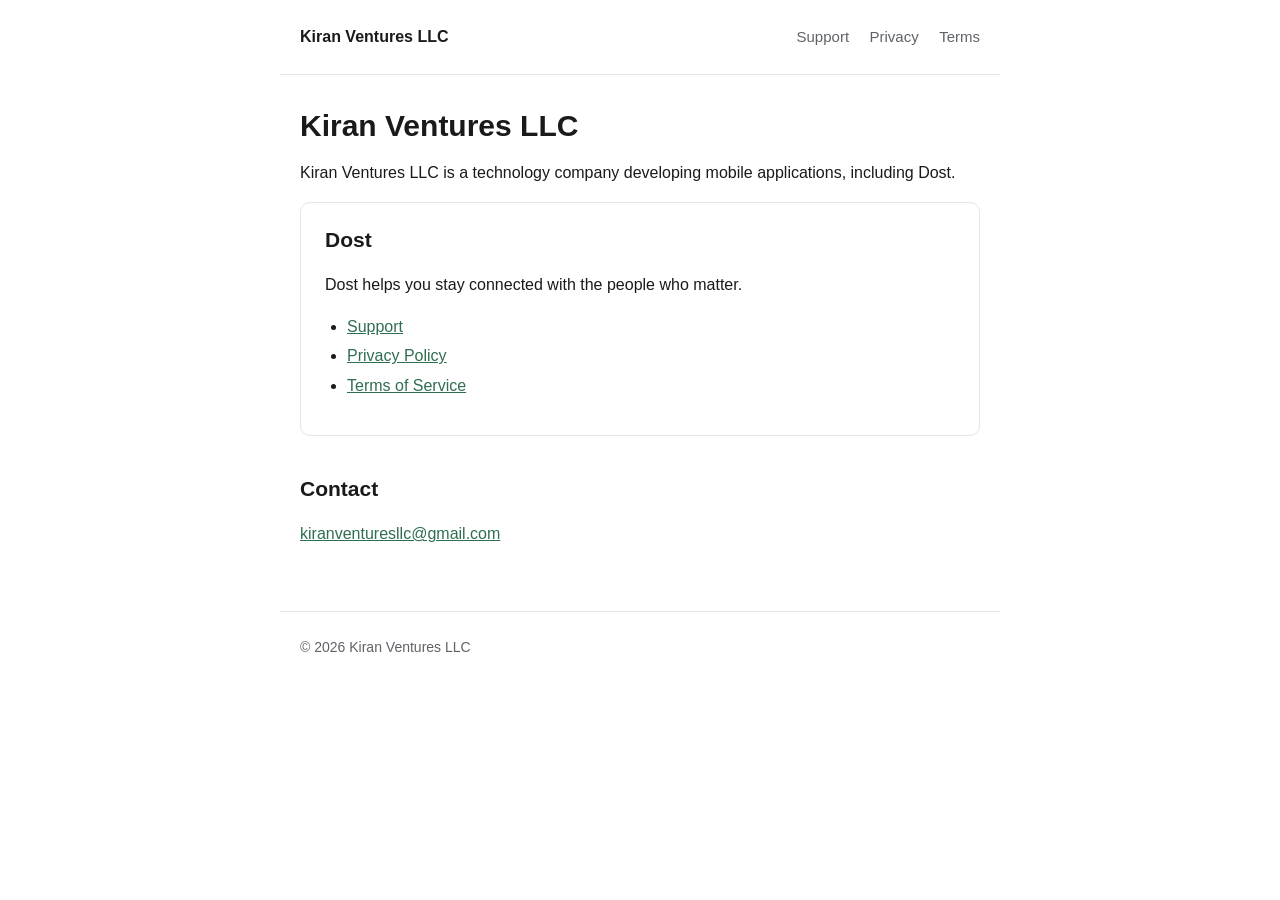
<file: index.html>
<!DOCTYPE html>
<html lang="en">
<head>
  <meta charset="utf-8">
  <meta name="viewport" content="width=device-width, initial-scale=1">
  <title>Kiran Ventures LLC</title>
  <meta name="description" content="Kiran Ventures LLC is a technology company developing mobile applications, including Dost.">
  <link rel="stylesheet" href="/style.css">
</head>
<body>
  <header>
    <a class="brand" href="/">Kiran Ventures LLC</a>
    <nav>
      <a href="/dost/support/">Support</a>
      <a href="/dost/privacy/">Privacy</a>
      <a href="/dost/terms/">Terms</a>
    </nav>
  </header>

  <main>
    <h1>Kiran Ventures LLC</h1>
    <p>Kiran Ventures LLC is a technology company developing mobile applications, including Dost.</p>

    <div class="card">
      <h2>Dost</h2>
      <p>Dost helps you stay connected with the people who matter.</p>
      <ul>
        <li><a href="/dost/support/">Support</a></li>
        <li><a href="/dost/privacy/">Privacy Policy</a></li>
        <li><a href="/dost/terms/">Terms of Service</a></li>
      </ul>
    </div>

    <h2>Contact</h2>
    <p><a href="mailto:kiranventuresllc@gmail.com">kiranventuresllc@gmail.com</a></p>
  </main>

  <footer>&copy; 2026 Kiran Ventures LLC</footer>
</body>
</html>
</file>
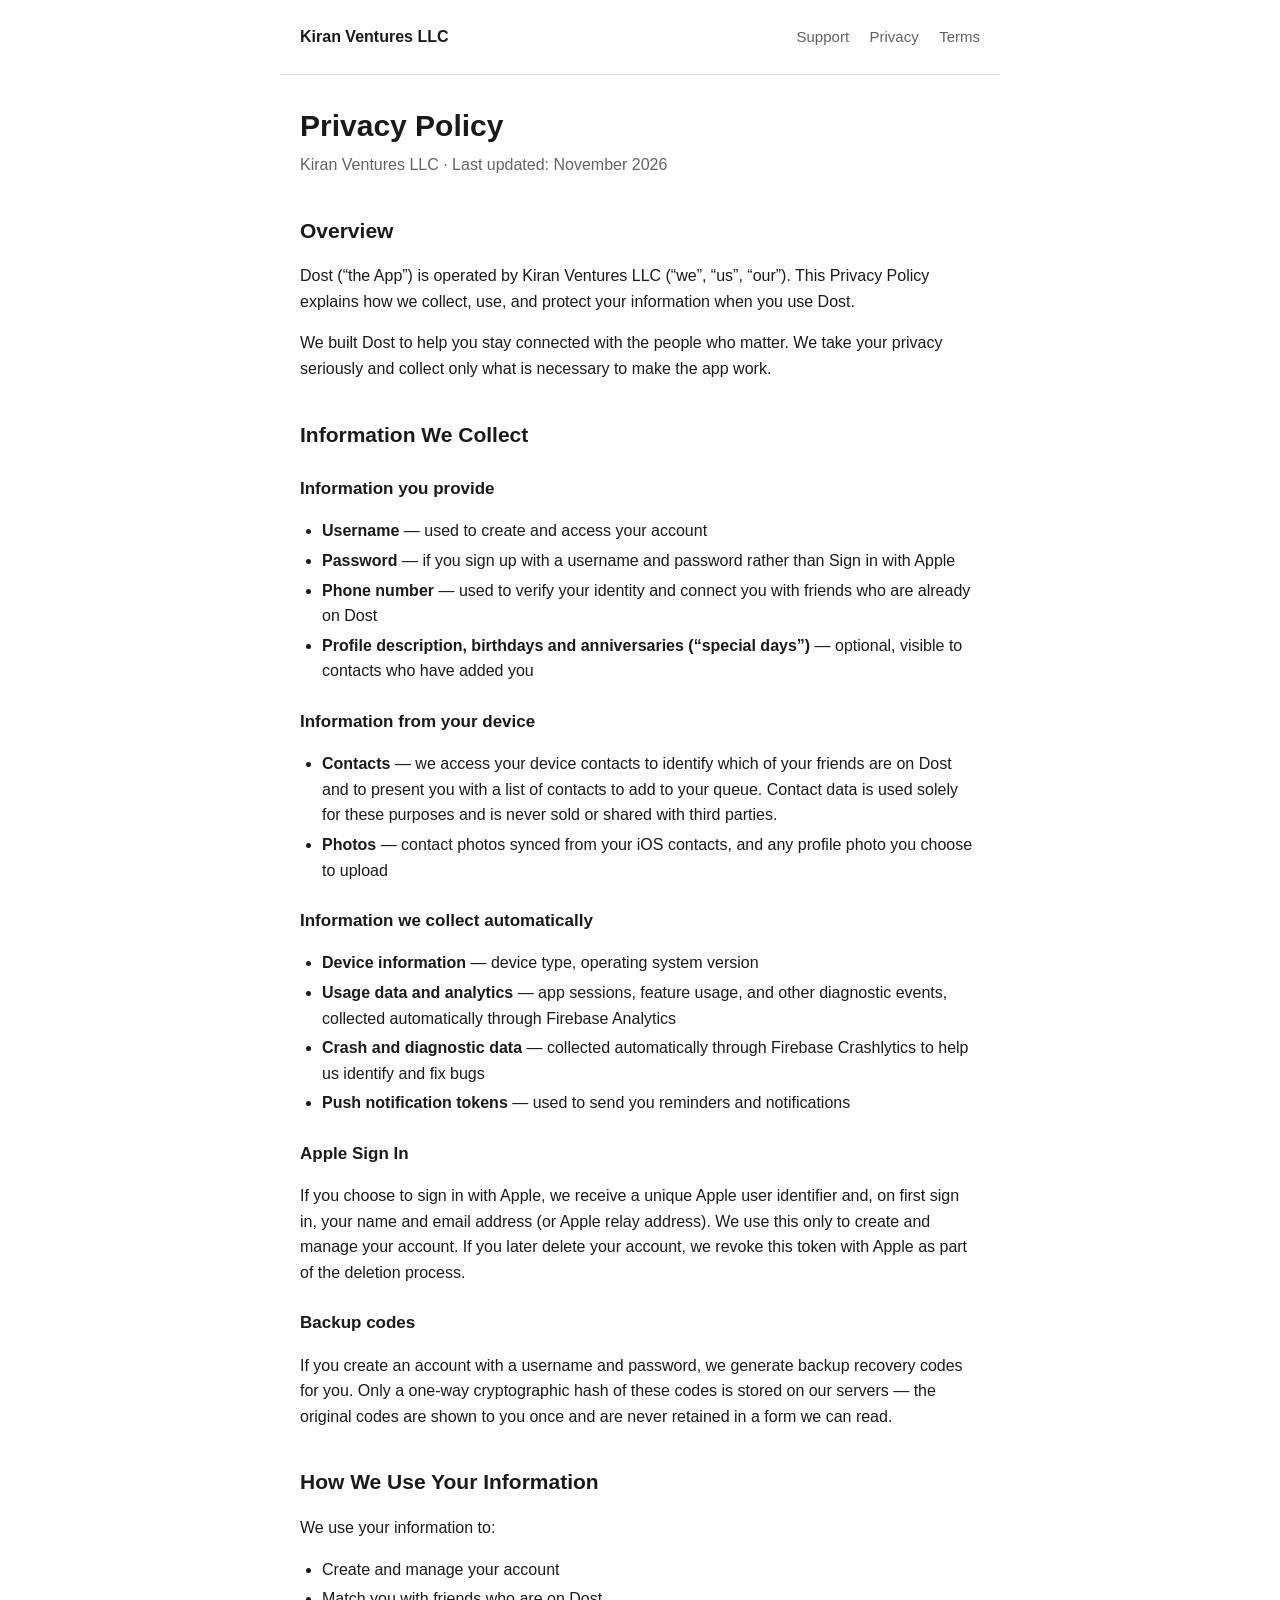
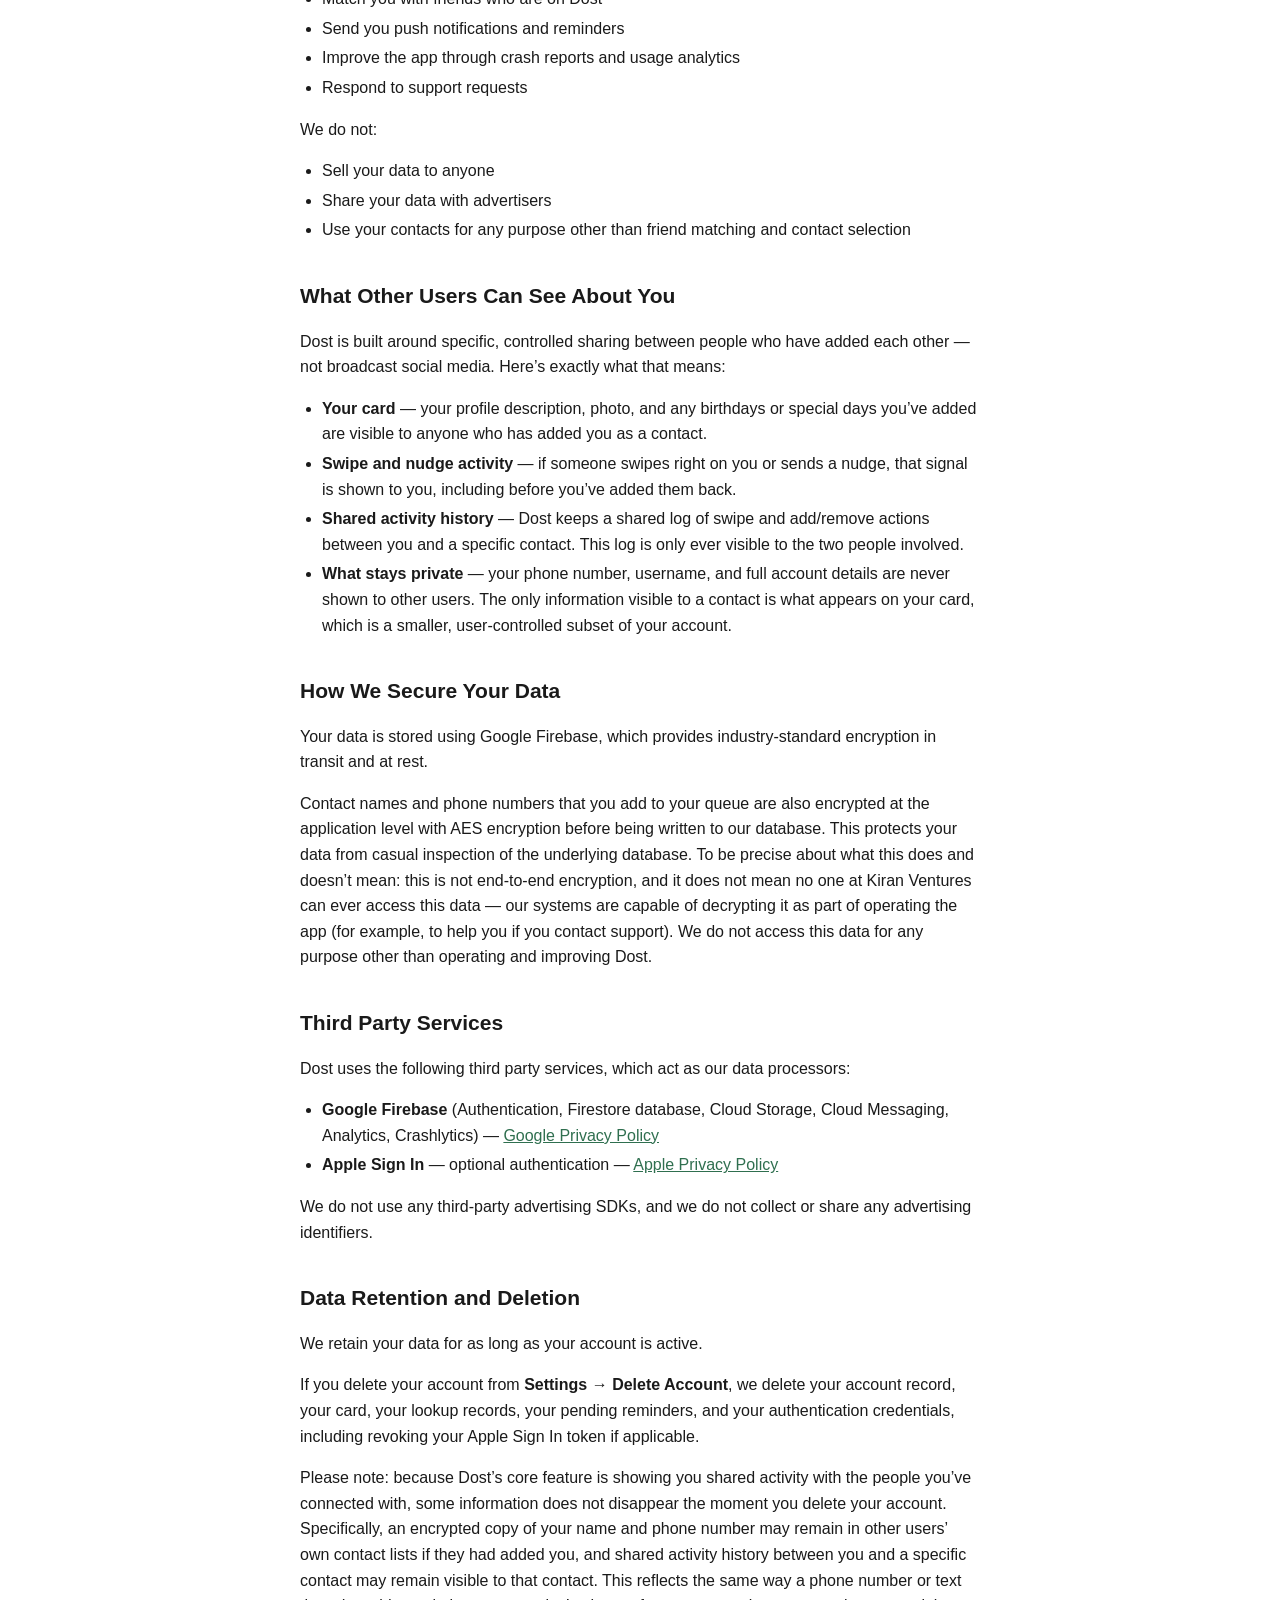
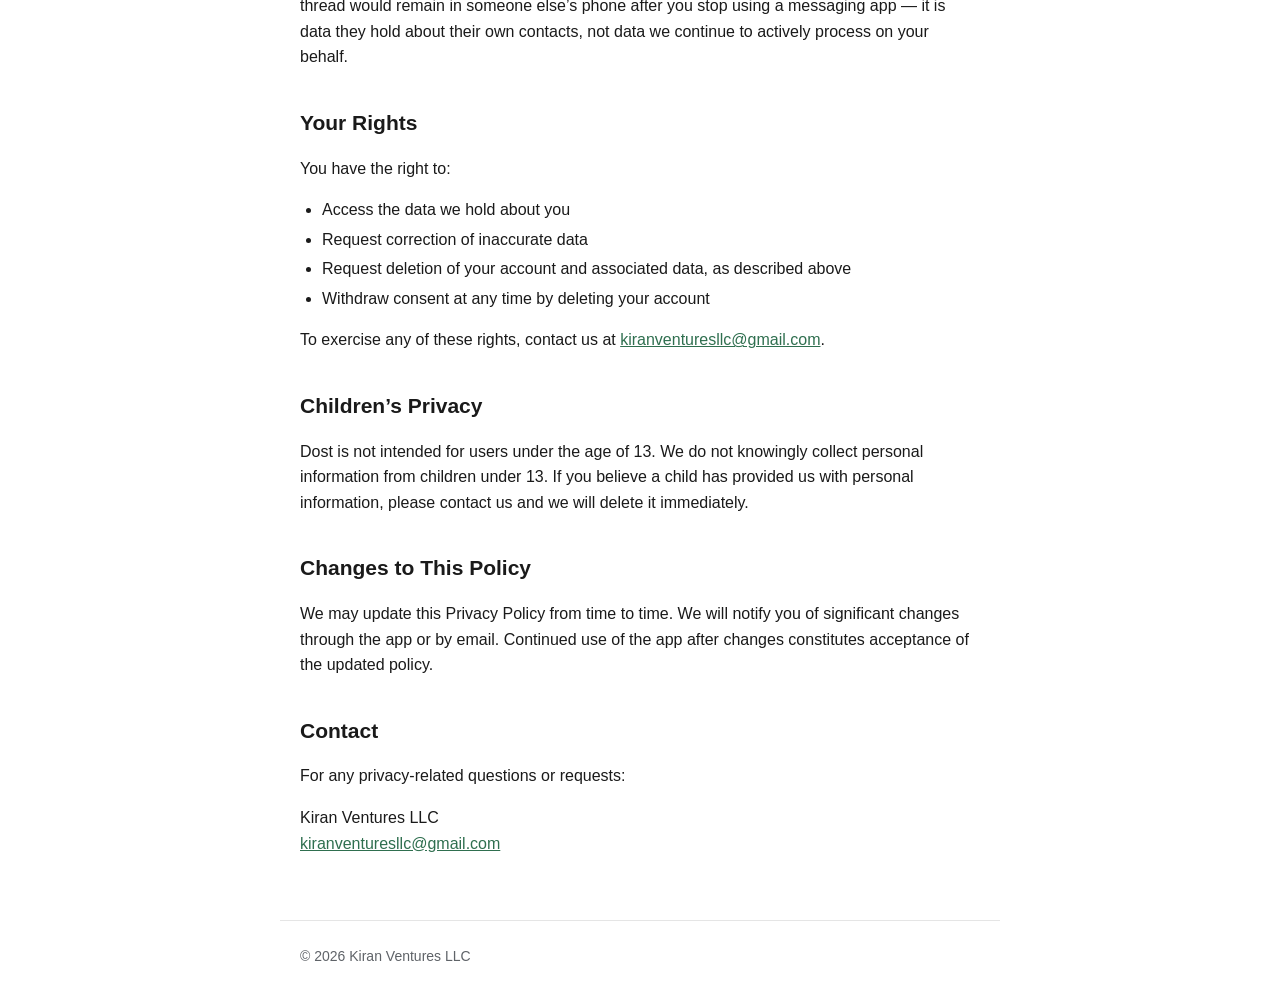
<file: dost/privacy/index.html>
<!DOCTYPE html>
<html lang="en">
<head>
  <meta charset="utf-8">
  <meta name="viewport" content="width=device-width, initial-scale=1">
  <title>Privacy Policy - Dost</title>
  <meta name="description" content="Privacy Policy for Dost, an app by Kiran Ventures LLC.">
  <link rel="stylesheet" href="/style.css">
</head>
<body>
  <header>
    <a class="brand" href="/">Kiran Ventures LLC</a>
    <nav>
      <a href="/dost/support/">Support</a>
      <a href="/dost/privacy/">Privacy</a>
      <a href="/dost/terms/">Terms</a>
    </nav>
  </header>

  <main>
    <h1>Privacy Policy</h1>
    <p class="meta">Kiran Ventures LLC &middot; Last updated: November 2026</p>

    <h2>Overview</h2>
    <p>Dost (&ldquo;the App&rdquo;) is operated by Kiran Ventures LLC (&ldquo;we&rdquo;, &ldquo;us&rdquo;, &ldquo;our&rdquo;). This Privacy Policy explains how we collect, use, and protect your information when you use Dost.</p>
    <p>We built Dost to help you stay connected with the people who matter. We take your privacy seriously and collect only what is necessary to make the app work.</p>

    <h2>Information We Collect</h2>

    <h3>Information you provide</h3>
    <ul>
      <li><strong>Username</strong> &mdash; used to create and access your account</li>
      <li><strong>Password</strong> &mdash; if you sign up with a username and password rather than Sign in with Apple</li>
      <li><strong>Phone number</strong> &mdash; used to verify your identity and connect you with friends who are already on Dost</li>
      <li><strong>Profile description, birthdays and anniversaries (&ldquo;special days&rdquo;)</strong> &mdash; optional, visible to contacts who have added you</li>
    </ul>

    <h3>Information from your device</h3>
    <ul>
      <li><strong>Contacts</strong> &mdash; we access your device contacts to identify which of your friends are on Dost and to present you with a list of contacts to add to your queue. Contact data is used solely for these purposes and is never sold or shared with third parties.</li>
      <li><strong>Photos</strong> &mdash; contact photos synced from your iOS contacts, and any profile photo you choose to upload</li>
    </ul>

    <h3>Information we collect automatically</h3>
    <ul>
      <li><strong>Device information</strong> &mdash; device type, operating system version</li>
      <li><strong>Usage data and analytics</strong> &mdash; app sessions, feature usage, and other diagnostic events, collected automatically through Firebase Analytics</li>
      <li><strong>Crash and diagnostic data</strong> &mdash; collected automatically through Firebase Crashlytics to help us identify and fix bugs</li>
      <li><strong>Push notification tokens</strong> &mdash; used to send you reminders and notifications</li>
    </ul>

    <h3>Apple Sign In</h3>
    <p>If you choose to sign in with Apple, we receive a unique Apple user identifier and, on first sign in, your name and email address (or Apple relay address). We use this only to create and manage your account. If you later delete your account, we revoke this token with Apple as part of the deletion process.</p>

    <h3>Backup codes</h3>
    <p>If you create an account with a username and password, we generate backup recovery codes for you. Only a one-way cryptographic hash of these codes is stored on our servers &mdash; the original codes are shown to you once and are never retained in a form we can read.</p>

    <h2>How We Use Your Information</h2>
    <p>We use your information to:</p>
    <ul>
      <li>Create and manage your account</li>
      <li>Match you with friends who are on Dost</li>
      <li>Send you push notifications and reminders</li>
      <li>Improve the app through crash reports and usage analytics</li>
      <li>Respond to support requests</li>
    </ul>
    <p>We do not:</p>
    <ul>
      <li>Sell your data to anyone</li>
      <li>Share your data with advertisers</li>
      <li>Use your contacts for any purpose other than friend matching and contact selection</li>
    </ul>

    <h2>What Other Users Can See About You</h2>
    <p>Dost is built around specific, controlled sharing between people who have added each other &mdash; not broadcast social media. Here&rsquo;s exactly what that means:</p>
    <ul>
      <li><strong>Your card</strong> &mdash; your profile description, photo, and any birthdays or special days you&rsquo;ve added are visible to anyone who has added you as a contact.</li>
      <li><strong>Swipe and nudge activity</strong> &mdash; if someone swipes right on you or sends a nudge, that signal is shown to you, including before you&rsquo;ve added them back.</li>
      <li><strong>Shared activity history</strong> &mdash; Dost keeps a shared log of swipe and add/remove actions between you and a specific contact. This log is only ever visible to the two people involved.</li>
      <li><strong>What stays private</strong> &mdash; your phone number, username, and full account details are never shown to other users. The only information visible to a contact is what appears on your card, which is a smaller, user-controlled subset of your account.</li>
    </ul>

    <h2>How We Secure Your Data</h2>
    <p>Your data is stored using Google Firebase, which provides industry-standard encryption in transit and at rest.</p>
    <p>Contact names and phone numbers that you add to your queue are also encrypted at the application level with AES encryption before being written to our database. This protects your data from casual inspection of the underlying database. To be precise about what this does and doesn&rsquo;t mean: this is not end-to-end encryption, and it does not mean no one at Kiran Ventures can ever access this data &mdash; our systems are capable of decrypting it as part of operating the app (for example, to help you if you contact support). We do not access this data for any purpose other than operating and improving Dost.</p>

    <h2>Third Party Services</h2>
    <p>Dost uses the following third party services, which act as our data processors:</p>
    <ul>
      <li><strong>Google Firebase</strong> (Authentication, Firestore database, Cloud Storage, Cloud Messaging, Analytics, Crashlytics) &mdash; <a href="https://firebase.google.com/support/privacy">Google Privacy Policy</a></li>
      <li><strong>Apple Sign In</strong> &mdash; optional authentication &mdash; <a href="https://www.apple.com/privacy/">Apple Privacy Policy</a></li>
    </ul>
    <p>We do not use any third-party advertising SDKs, and we do not collect or share any advertising identifiers.</p>

    <h2>Data Retention and Deletion</h2>
    <p>We retain your data for as long as your account is active.</p>
    <p>If you delete your account from <strong>Settings &rarr; Delete Account</strong>, we delete your account record, your card, your lookup records, your pending reminders, and your authentication credentials, including revoking your Apple Sign In token if applicable.</p>
    <p>Please note: because Dost&rsquo;s core feature is showing you shared activity with the people you&rsquo;ve connected with, some information does not disappear the moment you delete your account. Specifically, an encrypted copy of your name and phone number may remain in other users&rsquo; own contact lists if they had added you, and shared activity history between you and a specific contact may remain visible to that contact. This reflects the same way a phone number or text thread would remain in someone else&rsquo;s phone after you stop using a messaging app &mdash; it is data they hold about their own contacts, not data we continue to actively process on your behalf.</p>

    <h2>Your Rights</h2>
    <p>You have the right to:</p>
    <ul>
      <li>Access the data we hold about you</li>
      <li>Request correction of inaccurate data</li>
      <li>Request deletion of your account and associated data, as described above</li>
      <li>Withdraw consent at any time by deleting your account</li>
    </ul>
    <p>To exercise any of these rights, contact us at <a href="mailto:kiranventuresllc@gmail.com">kiranventuresllc@gmail.com</a>.</p>

    <h2>Children&rsquo;s Privacy</h2>
    <p>Dost is not intended for users under the age of 13. We do not knowingly collect personal information from children under 13. If you believe a child has provided us with personal information, please contact us and we will delete it immediately.</p>

    <h2>Changes to This Policy</h2>
    <p>We may update this Privacy Policy from time to time. We will notify you of significant changes through the app or by email. Continued use of the app after changes constitutes acceptance of the updated policy.</p>

    <h2>Contact</h2>
    <p>For any privacy-related questions or requests:</p>
    <p>Kiran Ventures LLC<br><a href="mailto:kiranventuresllc@gmail.com">kiranventuresllc@gmail.com</a></p>
  </main>

  <footer>&copy; 2026 Kiran Ventures LLC</footer>
</body>
</html>
</file>
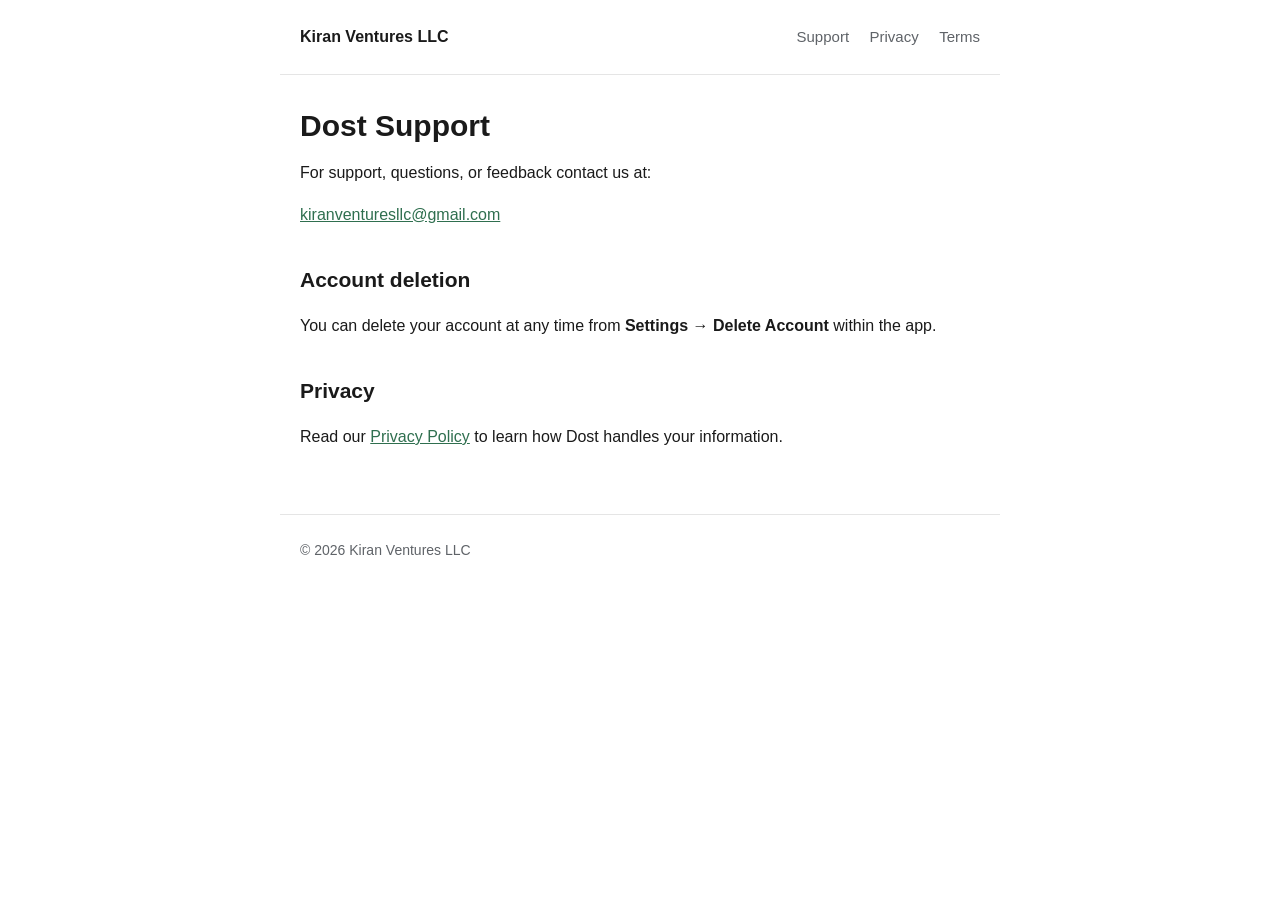
<file: dost/support/index.html>
<!DOCTYPE html>
<html lang="en">
<head>
  <meta charset="utf-8">
  <meta name="viewport" content="width=device-width, initial-scale=1">
  <title>Support - Dost</title>
  <meta name="description" content="Support for Dost, an app by Kiran Ventures LLC.">
  <link rel="stylesheet" href="/style.css">
</head>
<body>
  <header>
    <a class="brand" href="/">Kiran Ventures LLC</a>
    <nav>
      <a href="/dost/support/">Support</a>
      <a href="/dost/privacy/">Privacy</a>
      <a href="/dost/terms/">Terms</a>
    </nav>
  </header>

  <main>
    <h1>Dost Support</h1>
    <p>For support, questions, or feedback contact us at:</p>
    <p><a href="mailto:kiranventuresllc@gmail.com">kiranventuresllc@gmail.com</a></p>

    <h2>Account deletion</h2>
    <p>You can delete your account at any time from <strong>Settings &rarr; Delete Account</strong> within the app.</p>

    <h2>Privacy</h2>
    <p>Read our <a href="/dost/privacy/">Privacy Policy</a> to learn how Dost handles your information.</p>
  </main>

  <footer>&copy; 2026 Kiran Ventures LLC</footer>
</body>
</html>
</file>
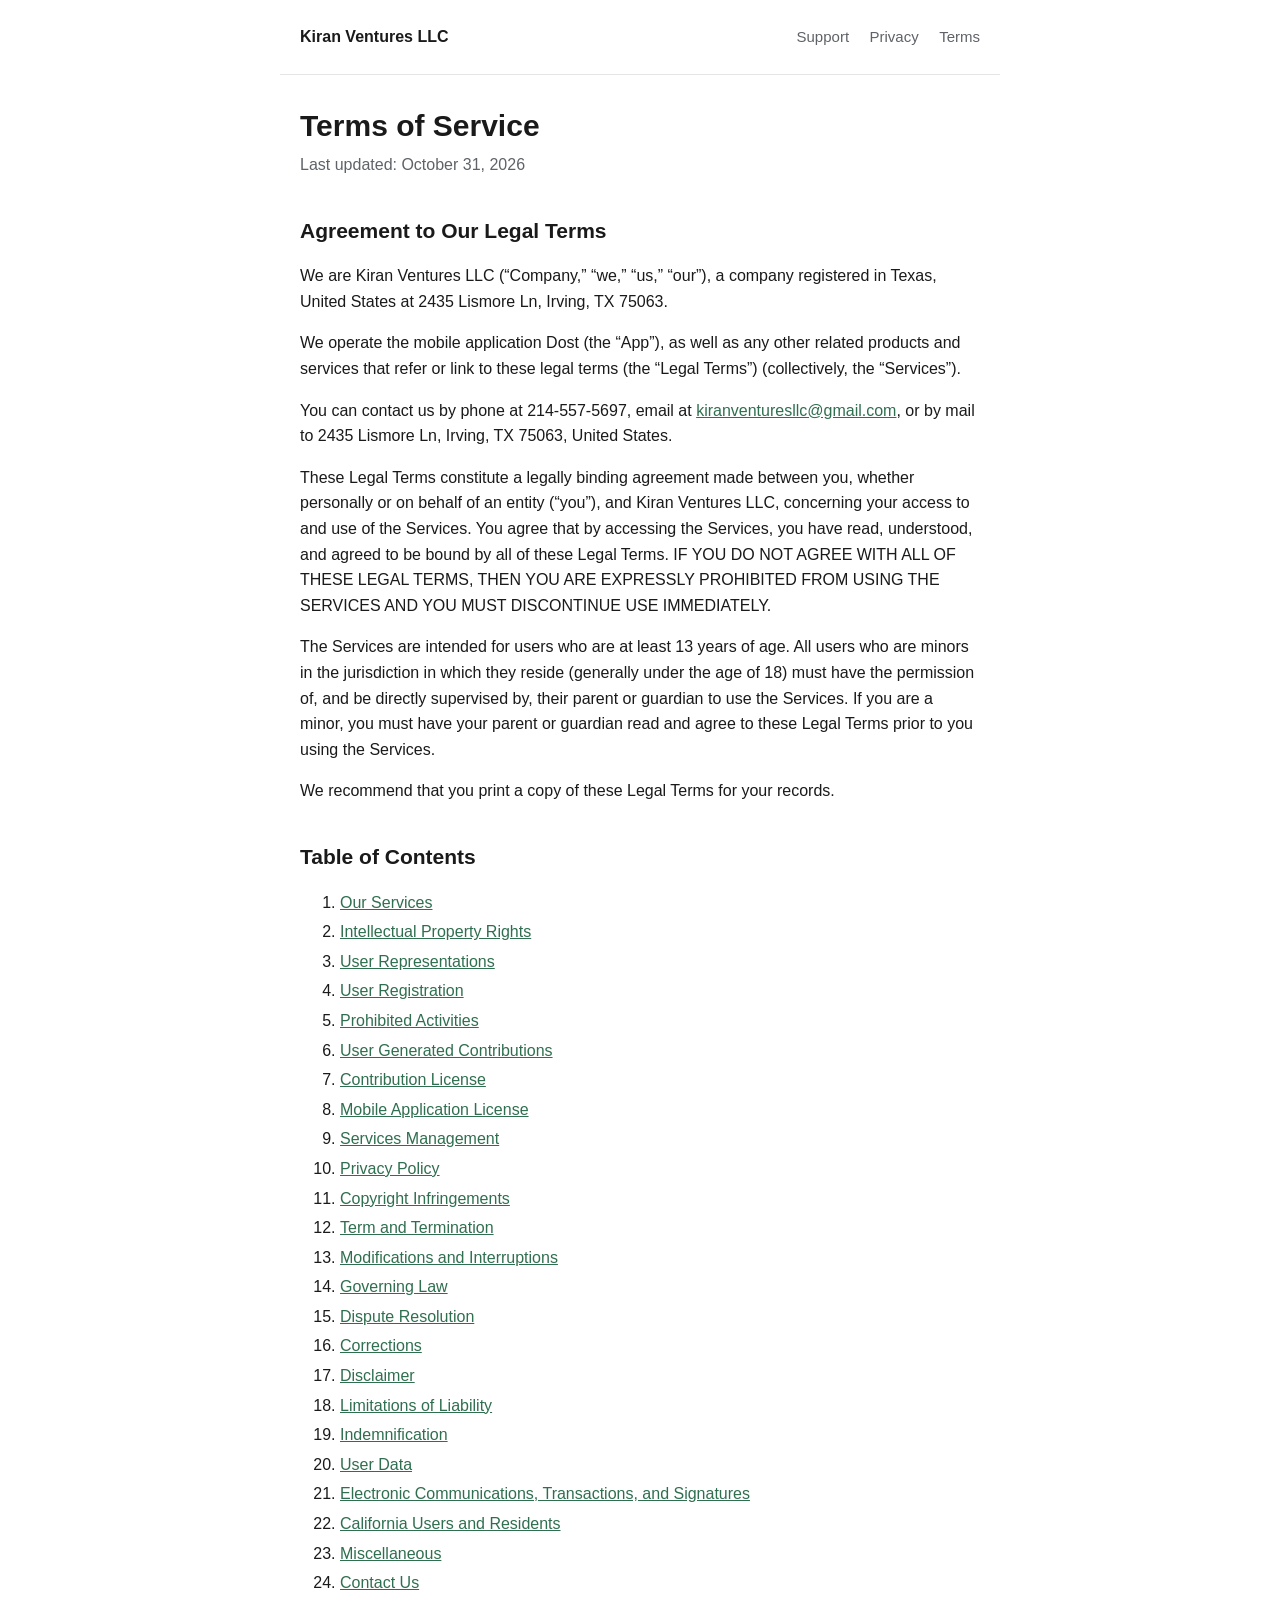
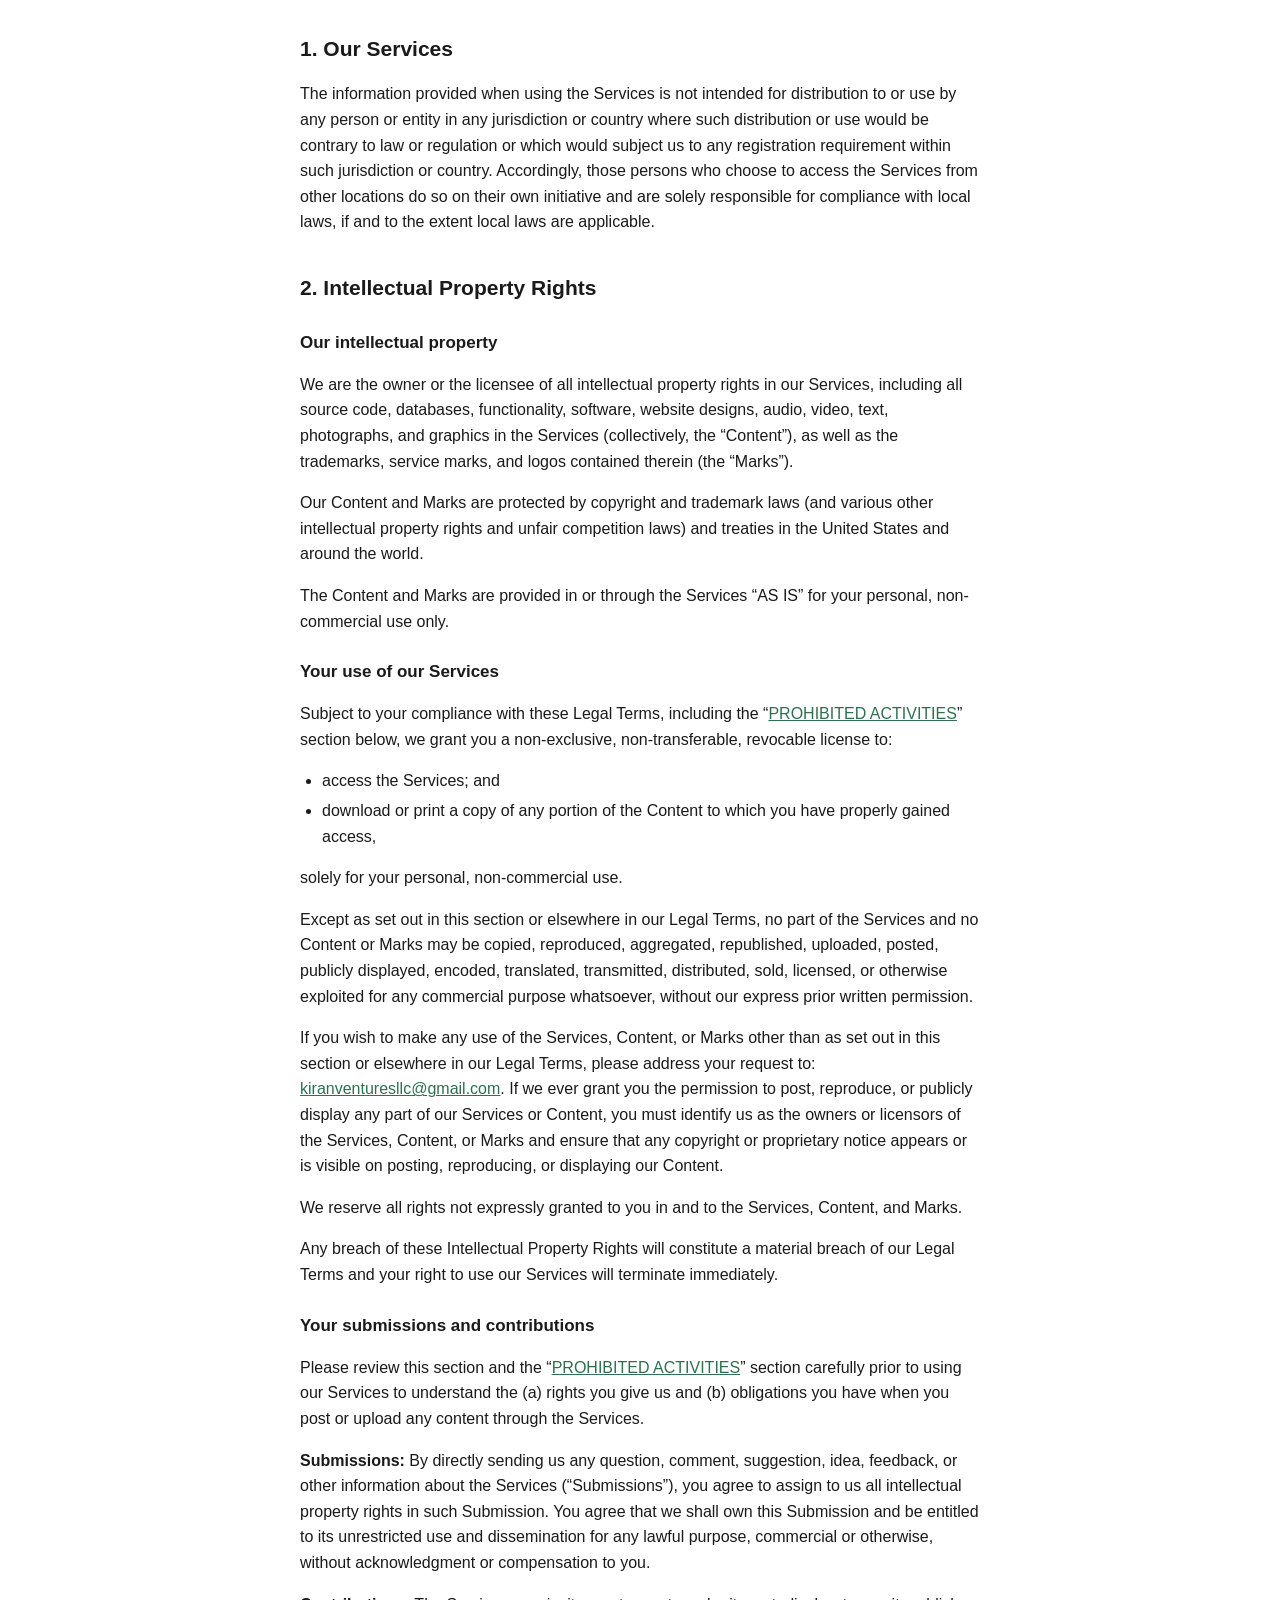
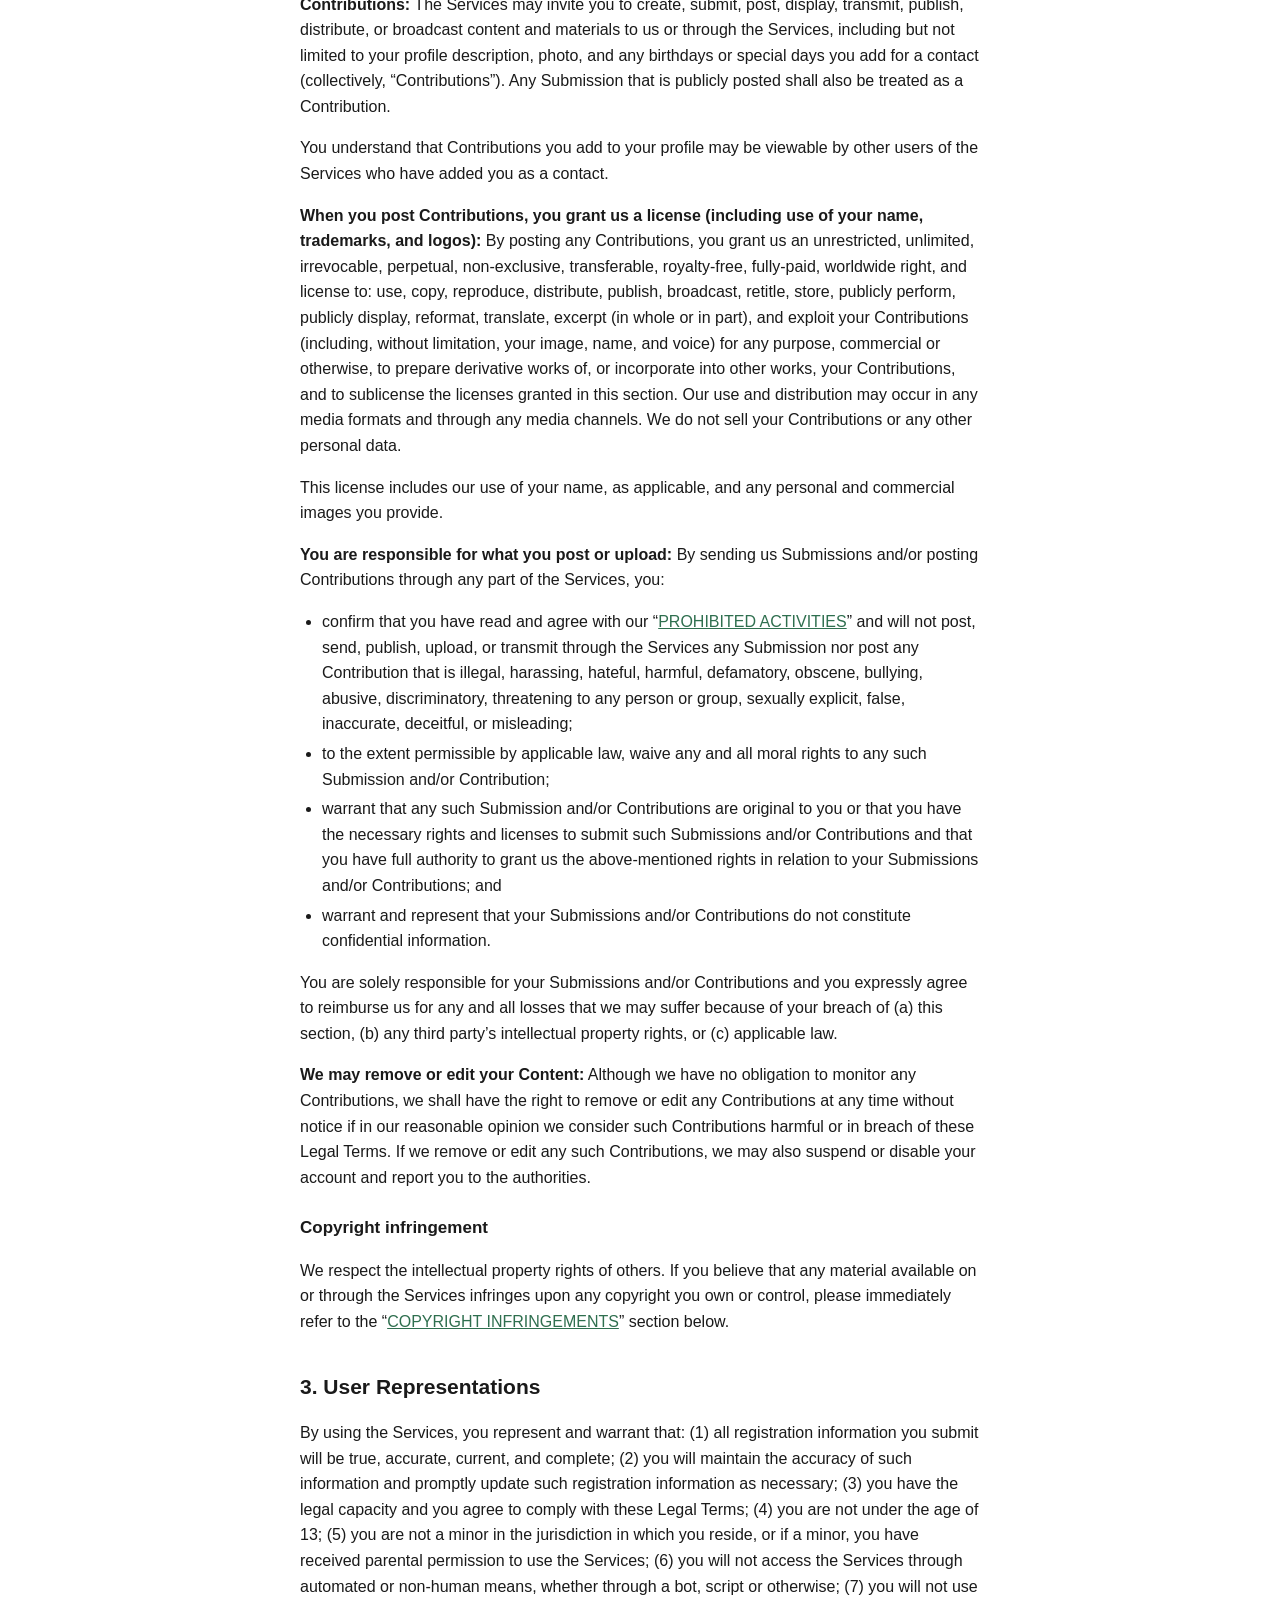
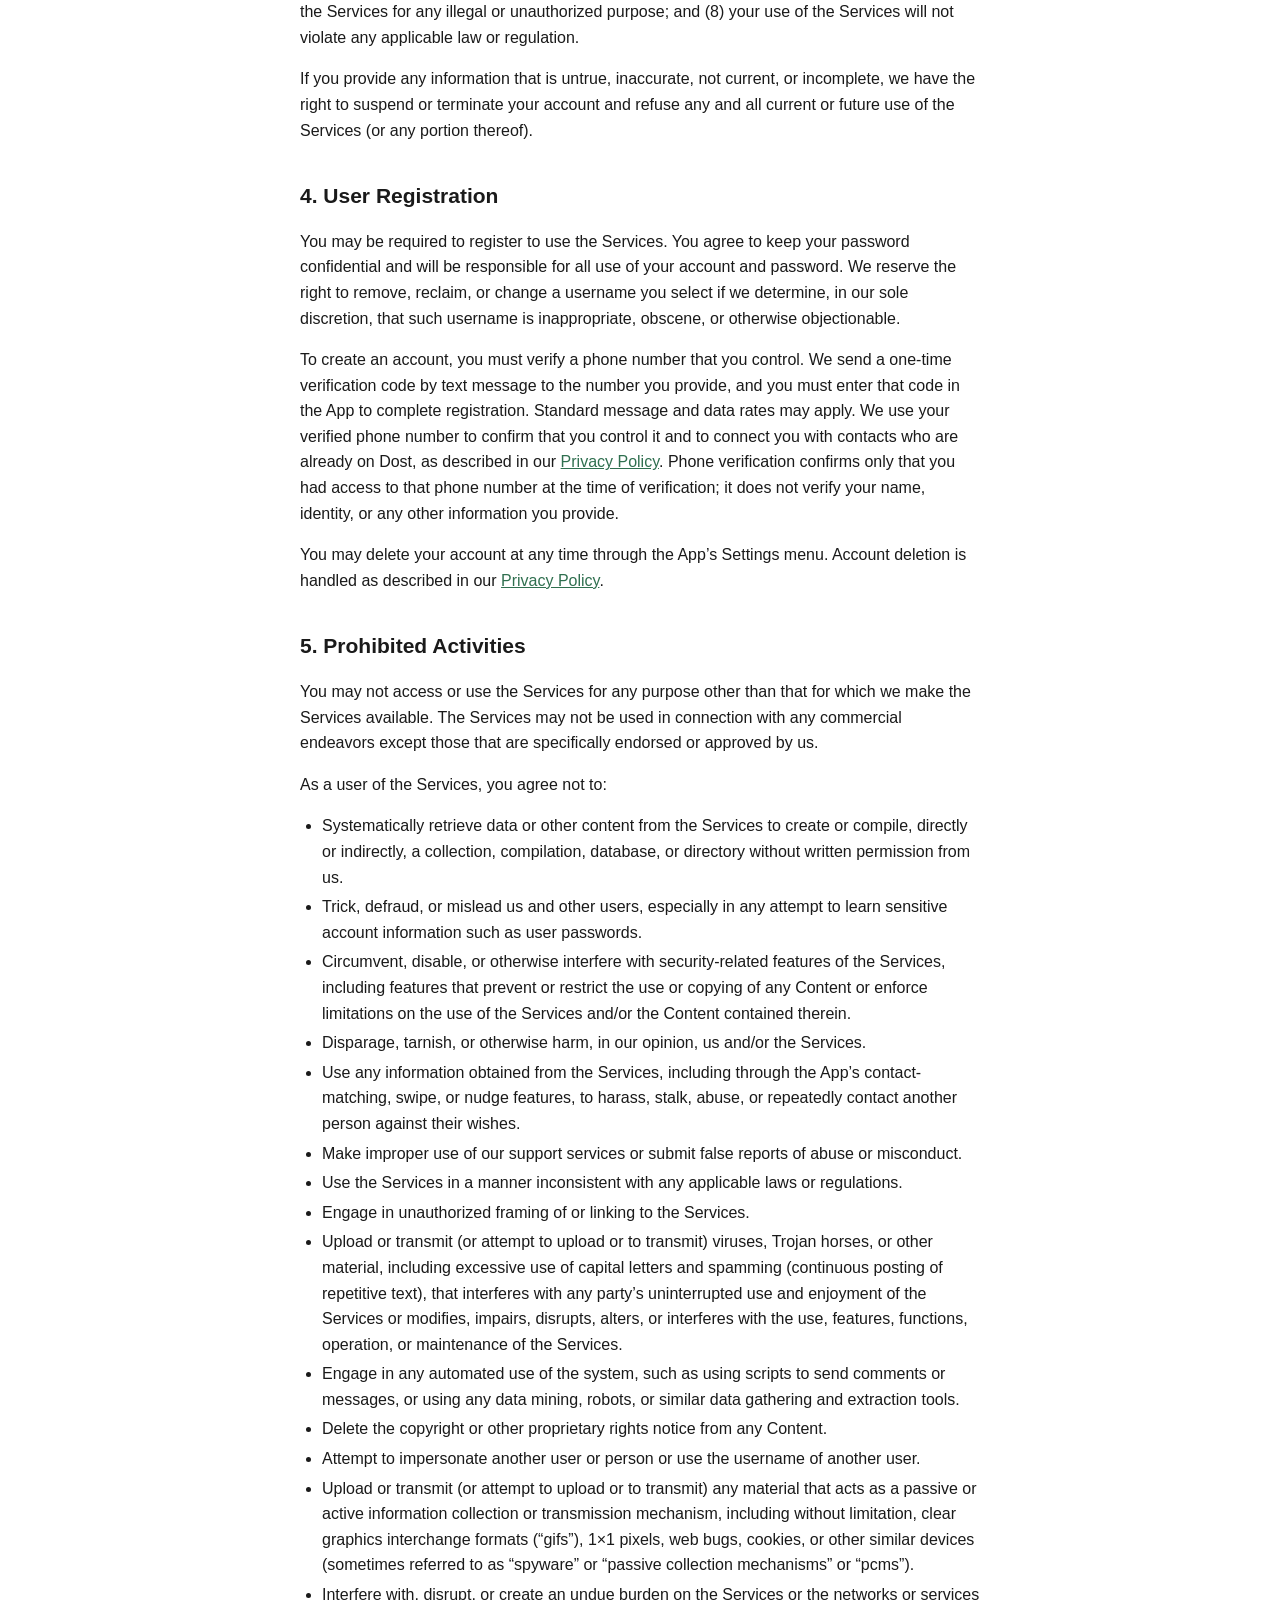
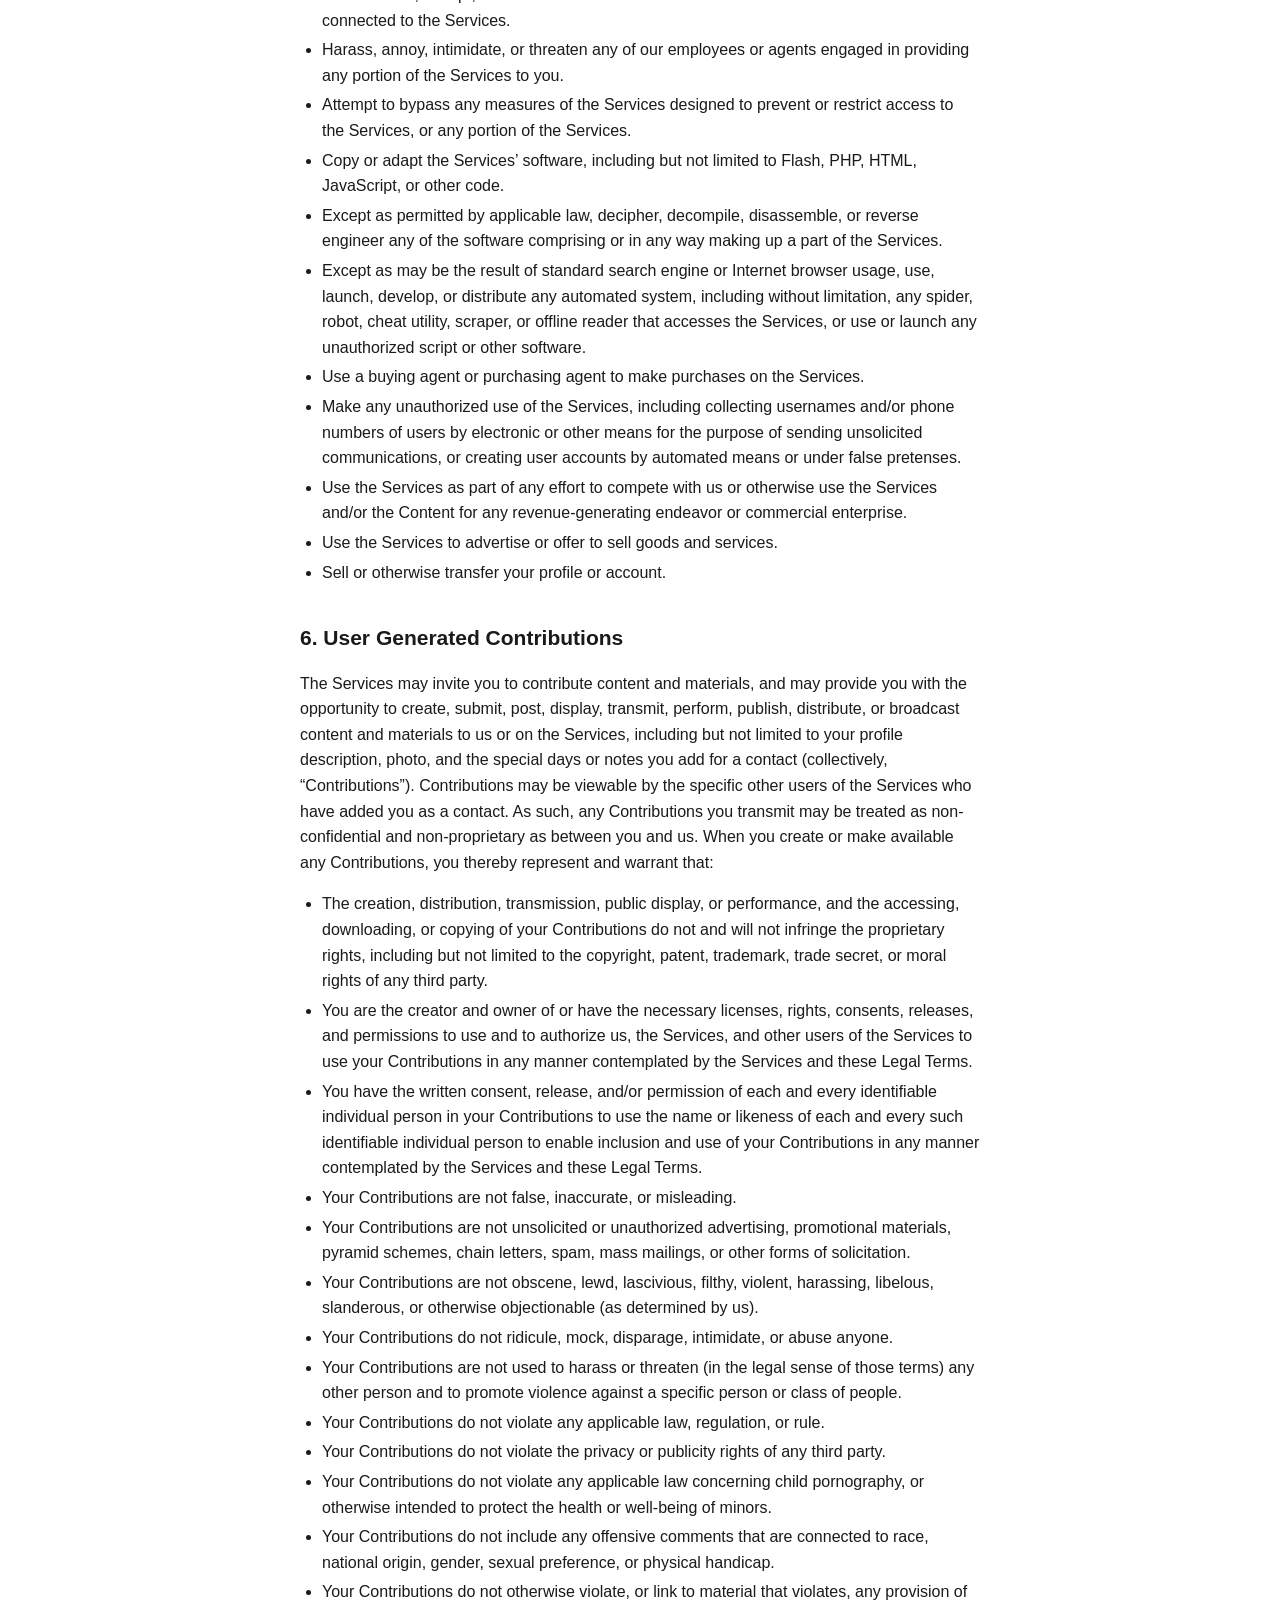
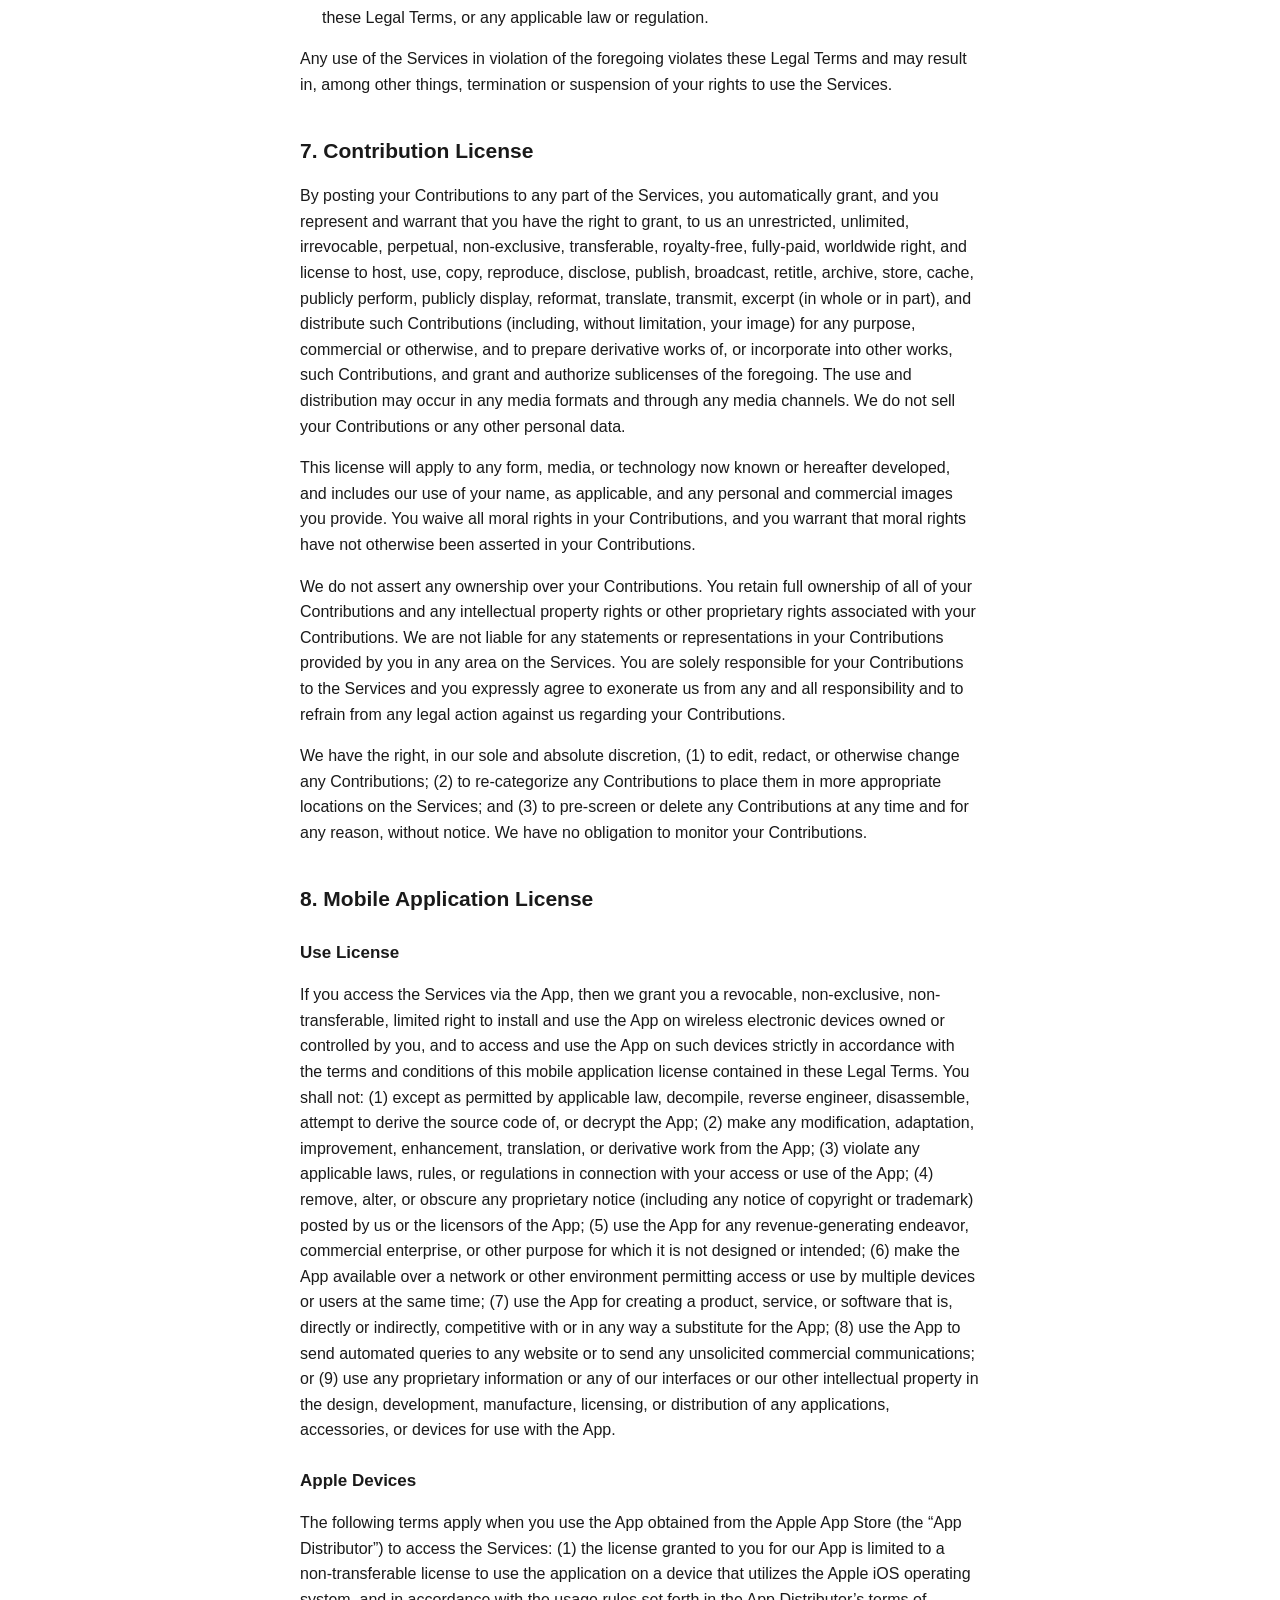
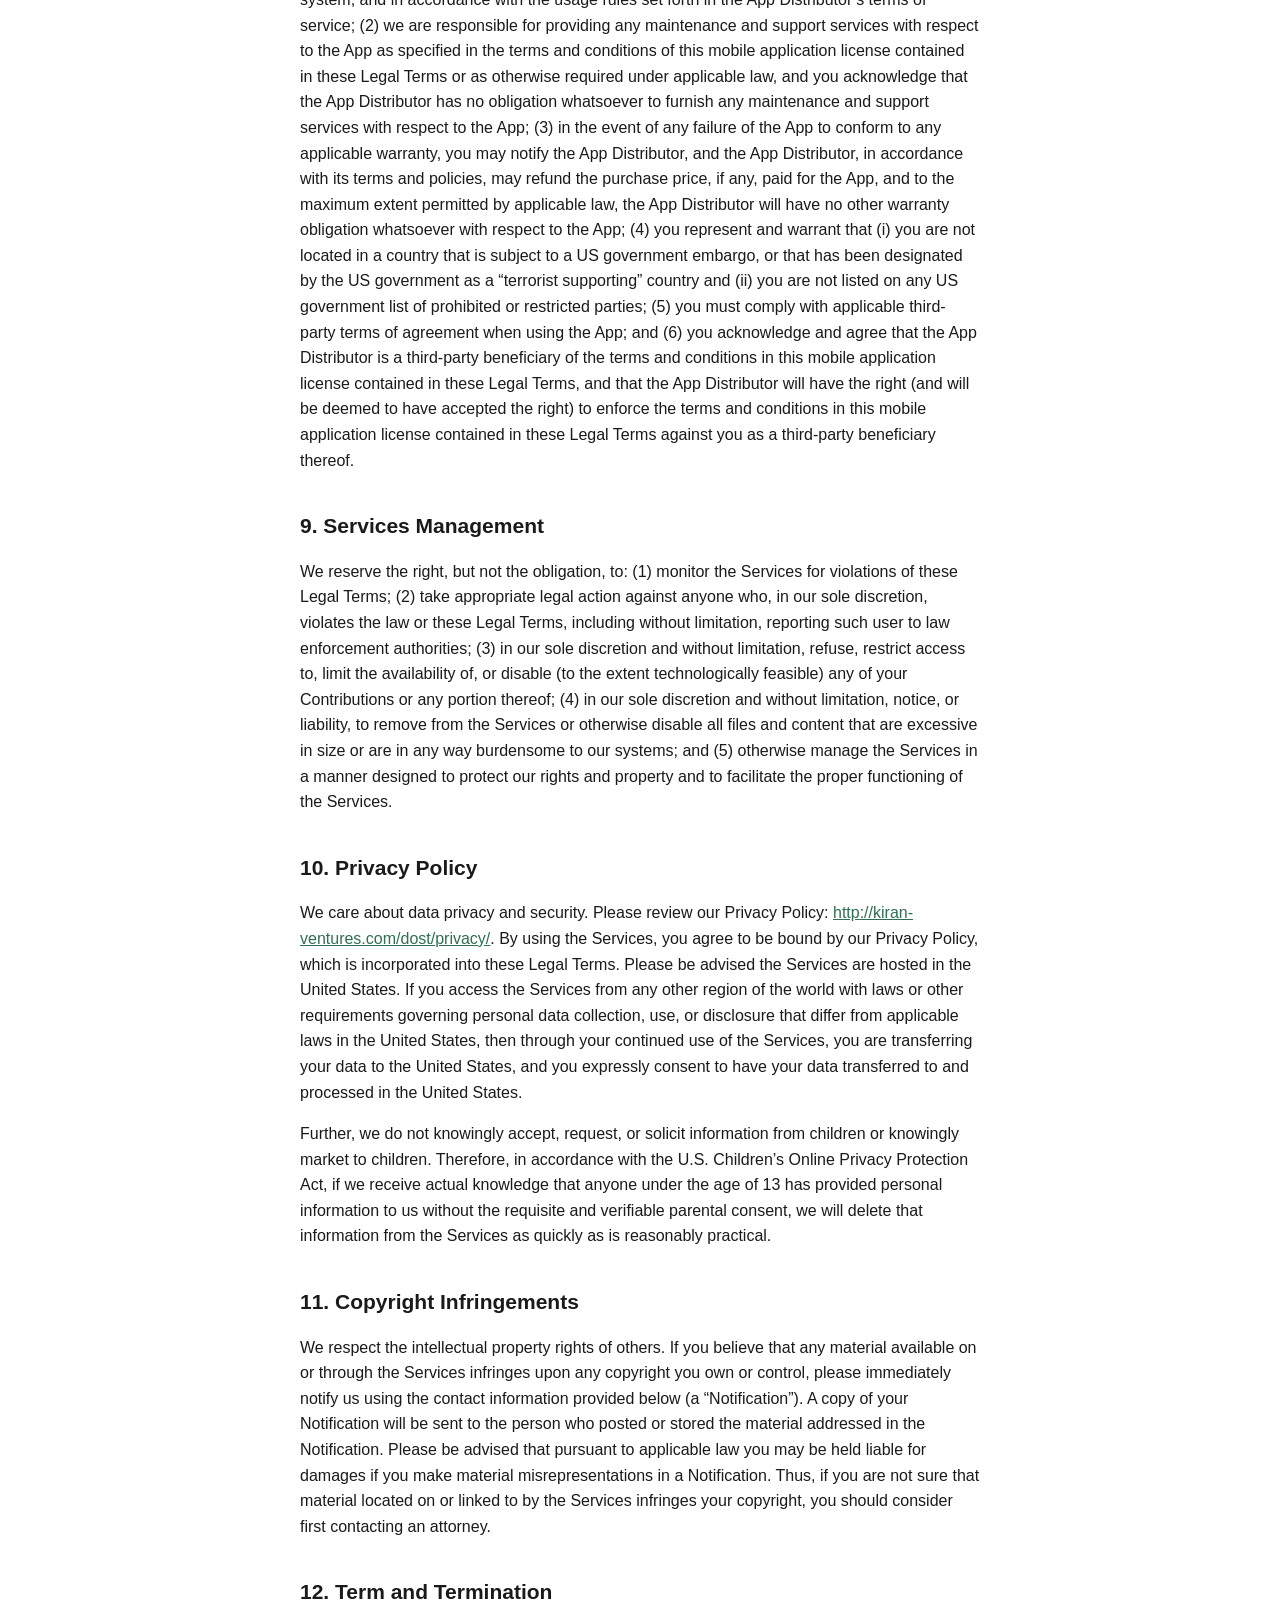
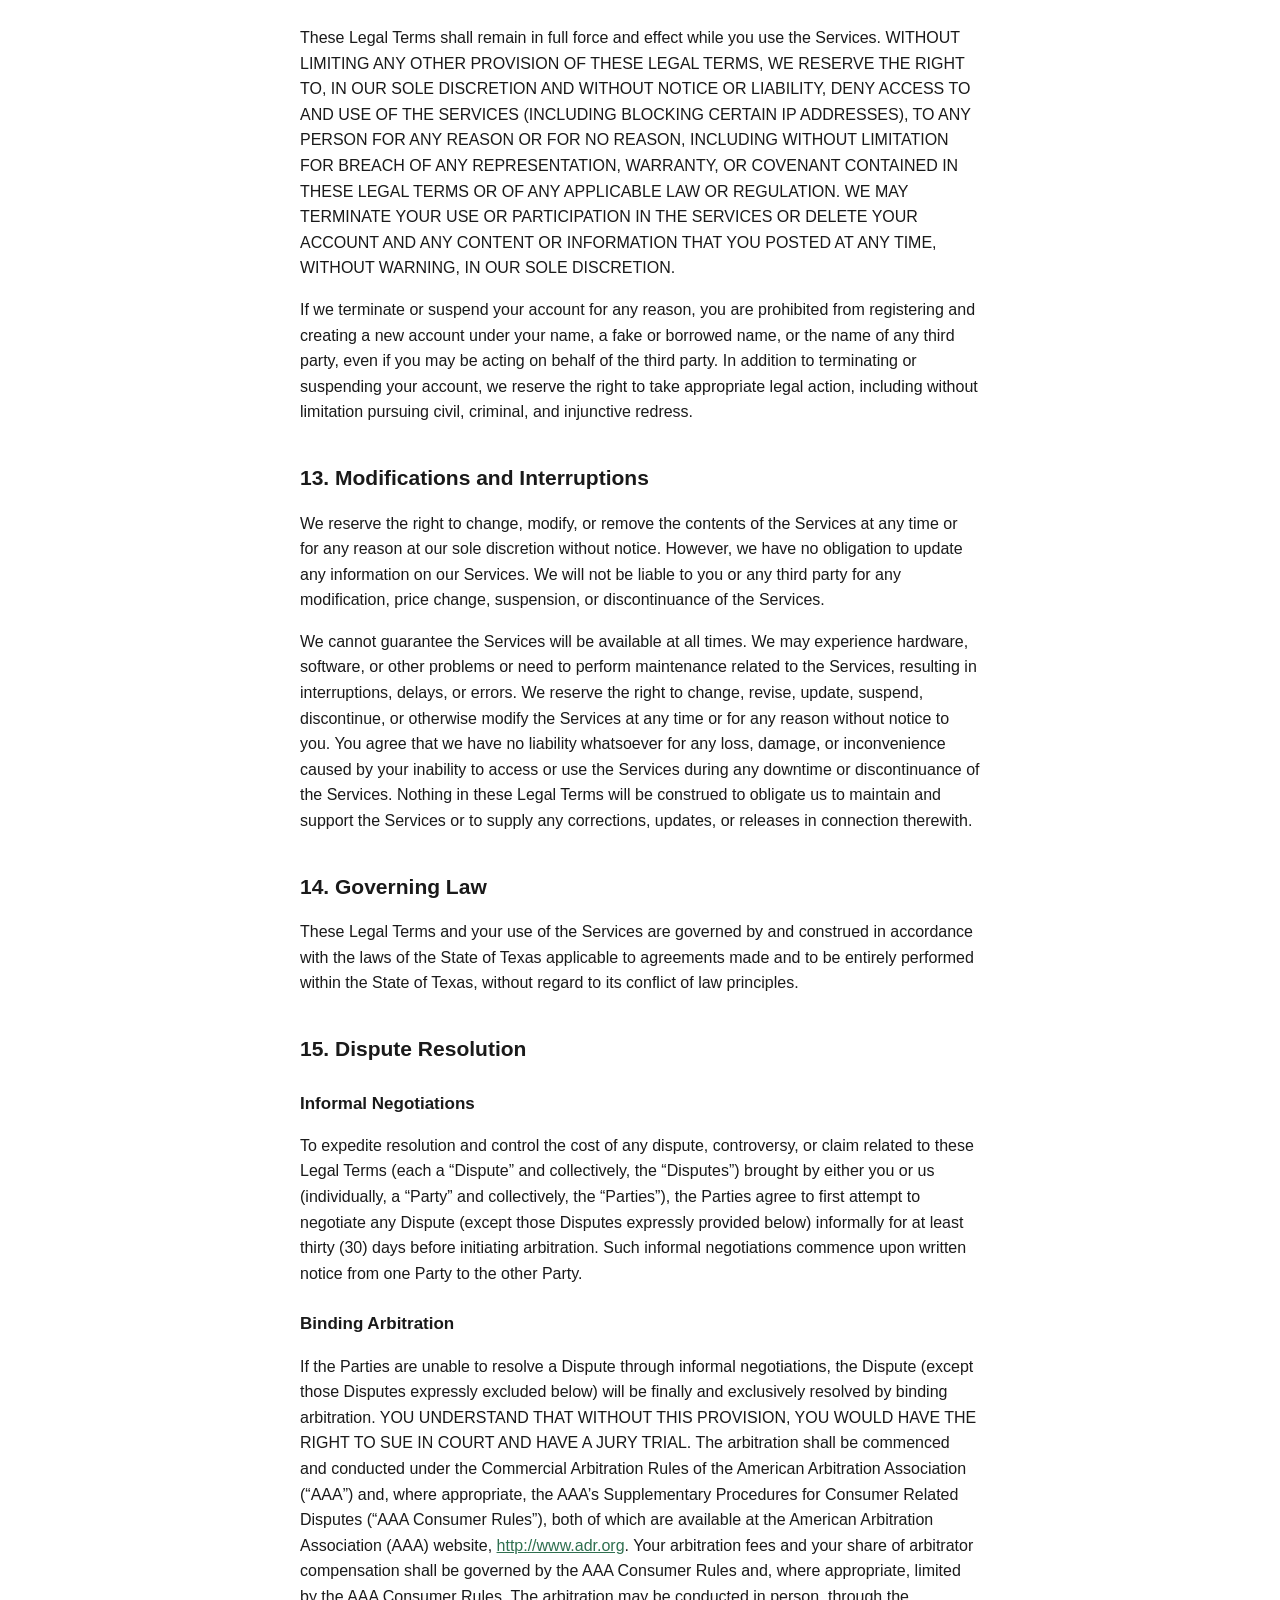
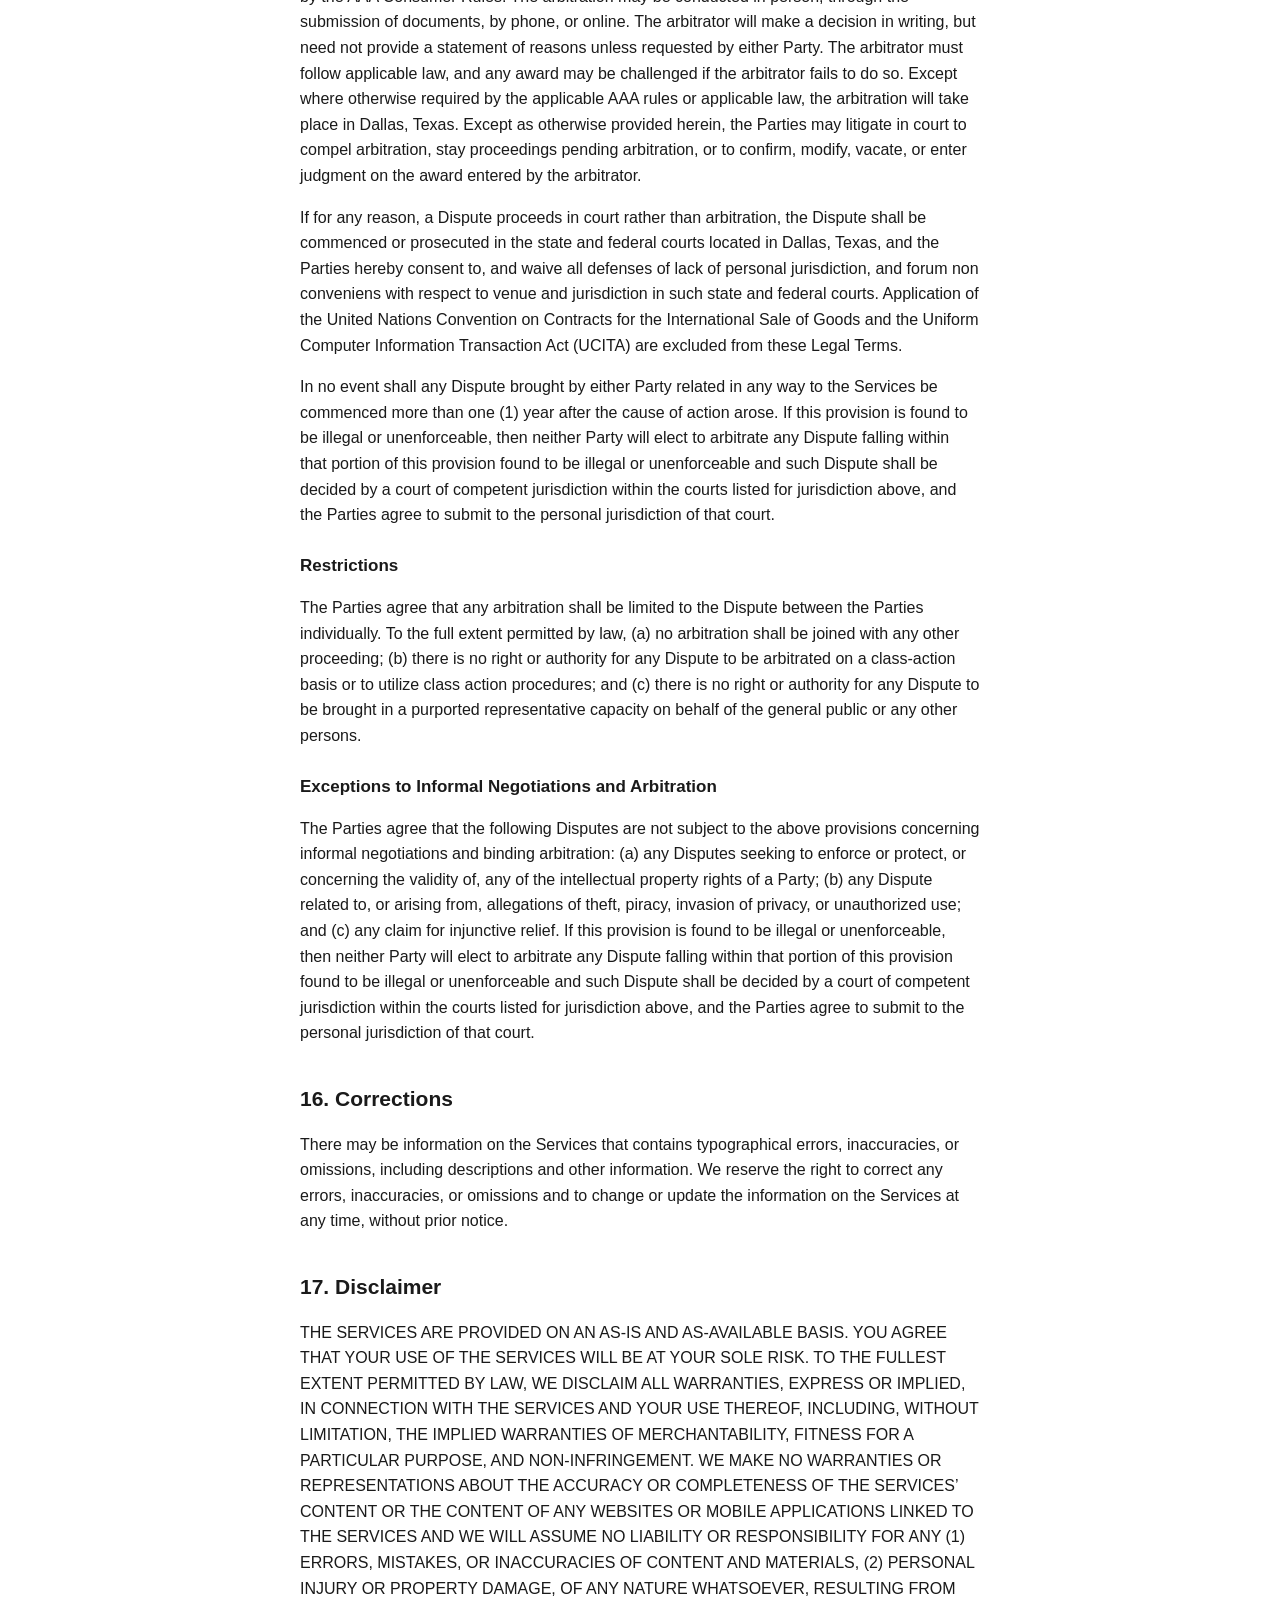
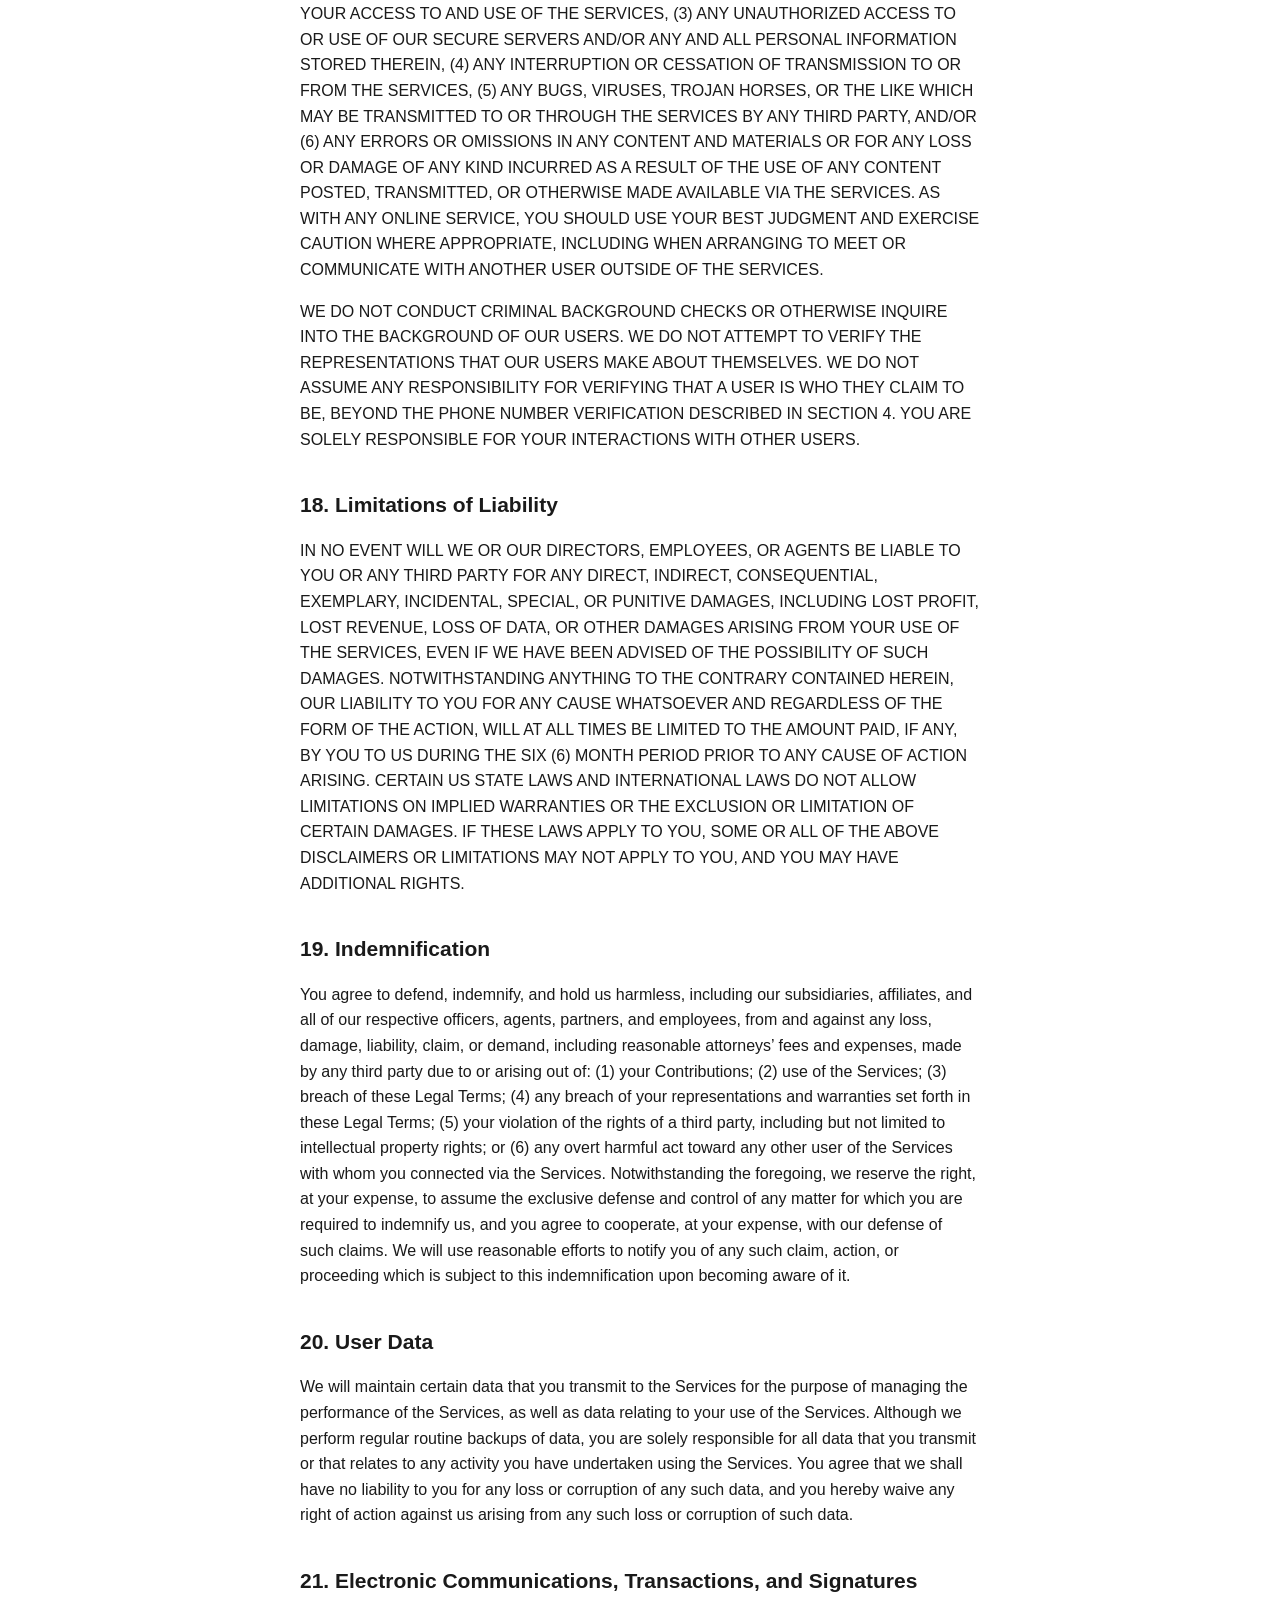
<file: dost/terms/index.html>
<!DOCTYPE html>
<html lang="en">
<head>
  <meta charset="utf-8">
  <meta name="viewport" content="width=device-width, initial-scale=1">
  <title>Terms of Service - Dost</title>
  <meta name="description" content="Terms of Service for Dost, an app by Kiran Ventures LLC.">
  <link rel="stylesheet" href="/style.css">
</head>
<body>
  <header>
    <a class="brand" href="/">Kiran Ventures LLC</a>
    <nav>
      <a href="/dost/support/">Support</a>
      <a href="/dost/privacy/">Privacy</a>
      <a href="/dost/terms/">Terms</a>
    </nav>
  </header>

  <main>
    <h1>Terms of Service</h1>
    <p class="meta">Last updated: October 31, 2026</p>

    <h2>Agreement to Our Legal Terms</h2>
    <p>We are Kiran Ventures LLC (&ldquo;Company,&rdquo; &ldquo;we,&rdquo; &ldquo;us,&rdquo; &ldquo;our&rdquo;), a company registered in Texas, United States at 2435 Lismore Ln, Irving, TX 75063.</p>
    <p>We operate the mobile application Dost (the &ldquo;App&rdquo;), as well as any other related products and services that refer or link to these legal terms (the &ldquo;Legal Terms&rdquo;) (collectively, the &ldquo;Services&rdquo;).</p>
    <p>You can contact us by phone at 214-557-5697, email at <a href="mailto:kiranventuresllc@gmail.com">kiranventuresllc@gmail.com</a>, or by mail to 2435 Lismore Ln, Irving, TX 75063, United States.</p>
    <p>These Legal Terms constitute a legally binding agreement made between you, whether personally or on behalf of an entity (&ldquo;you&rdquo;), and Kiran Ventures LLC, concerning your access to and use of the Services. You agree that by accessing the Services, you have read, understood, and agreed to be bound by all of these Legal Terms. IF YOU DO NOT AGREE WITH ALL OF THESE LEGAL TERMS, THEN YOU ARE EXPRESSLY PROHIBITED FROM USING THE SERVICES AND YOU MUST DISCONTINUE USE IMMEDIATELY.</p>
    <p>The Services are intended for users who are at least 13 years of age. All users who are minors in the jurisdiction in which they reside (generally under the age of 18) must have the permission of, and be directly supervised by, their parent or guardian to use the Services. If you are a minor, you must have your parent or guardian read and agree to these Legal Terms prior to you using the Services.</p>
    <p>We recommend that you print a copy of these Legal Terms for your records.</p>

    <h2>Table of Contents</h2>
    <ol>
      <li><a href="#services">Our Services</a></li>
      <li><a href="#ip">Intellectual Property Rights</a></li>
      <li><a href="#userreps">User Representations</a></li>
      <li><a href="#userreg">User Registration</a></li>
      <li><a href="#prohibited">Prohibited Activities</a></li>
      <li><a href="#ugc">User Generated Contributions</a></li>
      <li><a href="#license">Contribution License</a></li>
      <li><a href="#mobile">Mobile Application License</a></li>
      <li><a href="#sitemanage">Services Management</a></li>
      <li><a href="#privacy">Privacy Policy</a></li>
      <li><a href="#copyright">Copyright Infringements</a></li>
      <li><a href="#terms">Term and Termination</a></li>
      <li><a href="#modifications">Modifications and Interruptions</a></li>
      <li><a href="#law">Governing Law</a></li>
      <li><a href="#disputes">Dispute Resolution</a></li>
      <li><a href="#corrections">Corrections</a></li>
      <li><a href="#disclaimer">Disclaimer</a></li>
      <li><a href="#liability">Limitations of Liability</a></li>
      <li><a href="#indemnification">Indemnification</a></li>
      <li><a href="#userdata">User Data</a></li>
      <li><a href="#electronic">Electronic Communications, Transactions, and Signatures</a></li>
      <li><a href="#california">California Users and Residents</a></li>
      <li><a href="#misc">Miscellaneous</a></li>
      <li><a href="#contact">Contact Us</a></li>
    </ol>

    <h2 id="services">1. Our Services</h2>
    <p>The information provided when using the Services is not intended for distribution to or use by any person or entity in any jurisdiction or country where such distribution or use would be contrary to law or regulation or which would subject us to any registration requirement within such jurisdiction or country. Accordingly, those persons who choose to access the Services from other locations do so on their own initiative and are solely responsible for compliance with local laws, if and to the extent local laws are applicable.</p>

    <h2 id="ip">2. Intellectual Property Rights</h2>

    <h3>Our intellectual property</h3>
    <p>We are the owner or the licensee of all intellectual property rights in our Services, including all source code, databases, functionality, software, website designs, audio, video, text, photographs, and graphics in the Services (collectively, the &ldquo;Content&rdquo;), as well as the trademarks, service marks, and logos contained therein (the &ldquo;Marks&rdquo;).</p>
    <p>Our Content and Marks are protected by copyright and trademark laws (and various other intellectual property rights and unfair competition laws) and treaties in the United States and around the world.</p>
    <p>The Content and Marks are provided in or through the Services &ldquo;AS IS&rdquo; for your personal, non-commercial use only.</p>

    <h3>Your use of our Services</h3>
    <p>Subject to your compliance with these Legal Terms, including the &ldquo;<a href="#prohibited">PROHIBITED ACTIVITIES</a>&rdquo; section below, we grant you a non-exclusive, non-transferable, revocable license to:</p>
    <ul>
      <li>access the Services; and</li>
      <li>download or print a copy of any portion of the Content to which you have properly gained access,</li>
    </ul>
    <p>solely for your personal, non-commercial use.</p>
    <p>Except as set out in this section or elsewhere in our Legal Terms, no part of the Services and no Content or Marks may be copied, reproduced, aggregated, republished, uploaded, posted, publicly displayed, encoded, translated, transmitted, distributed, sold, licensed, or otherwise exploited for any commercial purpose whatsoever, without our express prior written permission.</p>
    <p>If you wish to make any use of the Services, Content, or Marks other than as set out in this section or elsewhere in our Legal Terms, please address your request to: <a href="mailto:kiranventuresllc@gmail.com">kiranventuresllc@gmail.com</a>. If we ever grant you the permission to post, reproduce, or publicly display any part of our Services or Content, you must identify us as the owners or licensors of the Services, Content, or Marks and ensure that any copyright or proprietary notice appears or is visible on posting, reproducing, or displaying our Content.</p>
    <p>We reserve all rights not expressly granted to you in and to the Services, Content, and Marks.</p>
    <p>Any breach of these Intellectual Property Rights will constitute a material breach of our Legal Terms and your right to use our Services will terminate immediately.</p>

    <h3>Your submissions and contributions</h3>
    <p>Please review this section and the &ldquo;<a href="#prohibited">PROHIBITED ACTIVITIES</a>&rdquo; section carefully prior to using our Services to understand the (a) rights you give us and (b) obligations you have when you post or upload any content through the Services.</p>
    <p><strong>Submissions:</strong> By directly sending us any question, comment, suggestion, idea, feedback, or other information about the Services (&ldquo;Submissions&rdquo;), you agree to assign to us all intellectual property rights in such Submission. You agree that we shall own this Submission and be entitled to its unrestricted use and dissemination for any lawful purpose, commercial or otherwise, without acknowledgment or compensation to you.</p>
    <p><strong>Contributions:</strong> The Services may invite you to create, submit, post, display, transmit, publish, distribute, or broadcast content and materials to us or through the Services, including but not limited to your profile description, photo, and any birthdays or special days you add for a contact (collectively, &ldquo;Contributions&rdquo;). Any Submission that is publicly posted shall also be treated as a Contribution.</p>
    <p>You understand that Contributions you add to your profile may be viewable by other users of the Services who have added you as a contact.</p>
    <p><strong>When you post Contributions, you grant us a license (including use of your name, trademarks, and logos):</strong> By posting any Contributions, you grant us an unrestricted, unlimited, irrevocable, perpetual, non-exclusive, transferable, royalty-free, fully-paid, worldwide right, and license to: use, copy, reproduce, distribute, publish, broadcast, retitle, store, publicly perform, publicly display, reformat, translate, excerpt (in whole or in part), and exploit your Contributions (including, without limitation, your image, name, and voice) for any purpose, commercial or otherwise, to prepare derivative works of, or incorporate into other works, your Contributions, and to sublicense the licenses granted in this section. Our use and distribution may occur in any media formats and through any media channels. We do not sell your Contributions or any other personal data.</p>
    <p>This license includes our use of your name, as applicable, and any personal and commercial images you provide.</p>
    <p><strong>You are responsible for what you post or upload:</strong> By sending us Submissions and/or posting Contributions through any part of the Services, you:</p>
    <ul>
      <li>confirm that you have read and agree with our &ldquo;<a href="#prohibited">PROHIBITED ACTIVITIES</a>&rdquo; and will not post, send, publish, upload, or transmit through the Services any Submission nor post any Contribution that is illegal, harassing, hateful, harmful, defamatory, obscene, bullying, abusive, discriminatory, threatening to any person or group, sexually explicit, false, inaccurate, deceitful, or misleading;</li>
      <li>to the extent permissible by applicable law, waive any and all moral rights to any such Submission and/or Contribution;</li>
      <li>warrant that any such Submission and/or Contributions are original to you or that you have the necessary rights and licenses to submit such Submissions and/or Contributions and that you have full authority to grant us the above-mentioned rights in relation to your Submissions and/or Contributions; and</li>
      <li>warrant and represent that your Submissions and/or Contributions do not constitute confidential information.</li>
    </ul>
    <p>You are solely responsible for your Submissions and/or Contributions and you expressly agree to reimburse us for any and all losses that we may suffer because of your breach of (a) this section, (b) any third party&rsquo;s intellectual property rights, or (c) applicable law.</p>
    <p><strong>We may remove or edit your Content:</strong> Although we have no obligation to monitor any Contributions, we shall have the right to remove or edit any Contributions at any time without notice if in our reasonable opinion we consider such Contributions harmful or in breach of these Legal Terms. If we remove or edit any such Contributions, we may also suspend or disable your account and report you to the authorities.</p>

    <h3>Copyright infringement</h3>
    <p>We respect the intellectual property rights of others. If you believe that any material available on or through the Services infringes upon any copyright you own or control, please immediately refer to the &ldquo;<a href="#copyright">COPYRIGHT INFRINGEMENTS</a>&rdquo; section below.</p>

    <h2 id="userreps">3. User Representations</h2>
    <p>By using the Services, you represent and warrant that: (1) all registration information you submit will be true, accurate, current, and complete; (2) you will maintain the accuracy of such information and promptly update such registration information as necessary; (3) you have the legal capacity and you agree to comply with these Legal Terms; (4) you are not under the age of 13; (5) you are not a minor in the jurisdiction in which you reside, or if a minor, you have received parental permission to use the Services; (6) you will not access the Services through automated or non-human means, whether through a bot, script or otherwise; (7) you will not use the Services for any illegal or unauthorized purpose; and (8) your use of the Services will not violate any applicable law or regulation.</p>
    <p>If you provide any information that is untrue, inaccurate, not current, or incomplete, we have the right to suspend or terminate your account and refuse any and all current or future use of the Services (or any portion thereof).</p>

    <h2 id="userreg">4. User Registration</h2>
    <p>You may be required to register to use the Services. You agree to keep your password confidential and will be responsible for all use of your account and password. We reserve the right to remove, reclaim, or change a username you select if we determine, in our sole discretion, that such username is inappropriate, obscene, or otherwise objectionable.</p>
    <p>To create an account, you must verify a phone number that you control. We send a one-time verification code by text message to the number you provide, and you must enter that code in the App to complete registration. Standard message and data rates may apply. We use your verified phone number to confirm that you control it and to connect you with contacts who are already on Dost, as described in our <a href="/dost/privacy/">Privacy Policy</a>. Phone verification confirms only that you had access to that phone number at the time of verification; it does not verify your name, identity, or any other information you provide.</p>
    <p>You may delete your account at any time through the App&rsquo;s Settings menu. Account deletion is handled as described in our <a href="/dost/privacy/">Privacy Policy</a>.</p>

    <h2 id="prohibited">5. Prohibited Activities</h2>
    <p>You may not access or use the Services for any purpose other than that for which we make the Services available. The Services may not be used in connection with any commercial endeavors except those that are specifically endorsed or approved by us.</p>
    <p>As a user of the Services, you agree not to:</p>
    <ul>
      <li>Systematically retrieve data or other content from the Services to create or compile, directly or indirectly, a collection, compilation, database, or directory without written permission from us.</li>
      <li>Trick, defraud, or mislead us and other users, especially in any attempt to learn sensitive account information such as user passwords.</li>
      <li>Circumvent, disable, or otherwise interfere with security-related features of the Services, including features that prevent or restrict the use or copying of any Content or enforce limitations on the use of the Services and/or the Content contained therein.</li>
      <li>Disparage, tarnish, or otherwise harm, in our opinion, us and/or the Services.</li>
      <li>Use any information obtained from the Services, including through the App&rsquo;s contact-matching, swipe, or nudge features, to harass, stalk, abuse, or repeatedly contact another person against their wishes.</li>
      <li>Make improper use of our support services or submit false reports of abuse or misconduct.</li>
      <li>Use the Services in a manner inconsistent with any applicable laws or regulations.</li>
      <li>Engage in unauthorized framing of or linking to the Services.</li>
      <li>Upload or transmit (or attempt to upload or to transmit) viruses, Trojan horses, or other material, including excessive use of capital letters and spamming (continuous posting of repetitive text), that interferes with any party&rsquo;s uninterrupted use and enjoyment of the Services or modifies, impairs, disrupts, alters, or interferes with the use, features, functions, operation, or maintenance of the Services.</li>
      <li>Engage in any automated use of the system, such as using scripts to send comments or messages, or using any data mining, robots, or similar data gathering and extraction tools.</li>
      <li>Delete the copyright or other proprietary rights notice from any Content.</li>
      <li>Attempt to impersonate another user or person or use the username of another user.</li>
      <li>Upload or transmit (or attempt to upload or to transmit) any material that acts as a passive or active information collection or transmission mechanism, including without limitation, clear graphics interchange formats (&ldquo;gifs&rdquo;), 1&times;1 pixels, web bugs, cookies, or other similar devices (sometimes referred to as &ldquo;spyware&rdquo; or &ldquo;passive collection mechanisms&rdquo; or &ldquo;pcms&rdquo;).</li>
      <li>Interfere with, disrupt, or create an undue burden on the Services or the networks or services connected to the Services.</li>
      <li>Harass, annoy, intimidate, or threaten any of our employees or agents engaged in providing any portion of the Services to you.</li>
      <li>Attempt to bypass any measures of the Services designed to prevent or restrict access to the Services, or any portion of the Services.</li>
      <li>Copy or adapt the Services&rsquo; software, including but not limited to Flash, PHP, HTML, JavaScript, or other code.</li>
      <li>Except as permitted by applicable law, decipher, decompile, disassemble, or reverse engineer any of the software comprising or in any way making up a part of the Services.</li>
      <li>Except as may be the result of standard search engine or Internet browser usage, use, launch, develop, or distribute any automated system, including without limitation, any spider, robot, cheat utility, scraper, or offline reader that accesses the Services, or use or launch any unauthorized script or other software.</li>
      <li>Use a buying agent or purchasing agent to make purchases on the Services.</li>
      <li>Make any unauthorized use of the Services, including collecting usernames and/or phone numbers of users by electronic or other means for the purpose of sending unsolicited communications, or creating user accounts by automated means or under false pretenses.</li>
      <li>Use the Services as part of any effort to compete with us or otherwise use the Services and/or the Content for any revenue-generating endeavor or commercial enterprise.</li>
      <li>Use the Services to advertise or offer to sell goods and services.</li>
      <li>Sell or otherwise transfer your profile or account.</li>
    </ul>

    <h2 id="ugc">6. User Generated Contributions</h2>
    <p>The Services may invite you to contribute content and materials, and may provide you with the opportunity to create, submit, post, display, transmit, perform, publish, distribute, or broadcast content and materials to us or on the Services, including but not limited to your profile description, photo, and the special days or notes you add for a contact (collectively, &ldquo;Contributions&rdquo;). Contributions may be viewable by the specific other users of the Services who have added you as a contact. As such, any Contributions you transmit may be treated as non-confidential and non-proprietary as between you and us. When you create or make available any Contributions, you thereby represent and warrant that:</p>
    <ul>
      <li>The creation, distribution, transmission, public display, or performance, and the accessing, downloading, or copying of your Contributions do not and will not infringe the proprietary rights, including but not limited to the copyright, patent, trademark, trade secret, or moral rights of any third party.</li>
      <li>You are the creator and owner of or have the necessary licenses, rights, consents, releases, and permissions to use and to authorize us, the Services, and other users of the Services to use your Contributions in any manner contemplated by the Services and these Legal Terms.</li>
      <li>You have the written consent, release, and/or permission of each and every identifiable individual person in your Contributions to use the name or likeness of each and every such identifiable individual person to enable inclusion and use of your Contributions in any manner contemplated by the Services and these Legal Terms.</li>
      <li>Your Contributions are not false, inaccurate, or misleading.</li>
      <li>Your Contributions are not unsolicited or unauthorized advertising, promotional materials, pyramid schemes, chain letters, spam, mass mailings, or other forms of solicitation.</li>
      <li>Your Contributions are not obscene, lewd, lascivious, filthy, violent, harassing, libelous, slanderous, or otherwise objectionable (as determined by us).</li>
      <li>Your Contributions do not ridicule, mock, disparage, intimidate, or abuse anyone.</li>
      <li>Your Contributions are not used to harass or threaten (in the legal sense of those terms) any other person and to promote violence against a specific person or class of people.</li>
      <li>Your Contributions do not violate any applicable law, regulation, or rule.</li>
      <li>Your Contributions do not violate the privacy or publicity rights of any third party.</li>
      <li>Your Contributions do not violate any applicable law concerning child pornography, or otherwise intended to protect the health or well-being of minors.</li>
      <li>Your Contributions do not include any offensive comments that are connected to race, national origin, gender, sexual preference, or physical handicap.</li>
      <li>Your Contributions do not otherwise violate, or link to material that violates, any provision of these Legal Terms, or any applicable law or regulation.</li>
    </ul>
    <p>Any use of the Services in violation of the foregoing violates these Legal Terms and may result in, among other things, termination or suspension of your rights to use the Services.</p>

    <h2 id="license">7. Contribution License</h2>
    <p>By posting your Contributions to any part of the Services, you automatically grant, and you represent and warrant that you have the right to grant, to us an unrestricted, unlimited, irrevocable, perpetual, non-exclusive, transferable, royalty-free, fully-paid, worldwide right, and license to host, use, copy, reproduce, disclose, publish, broadcast, retitle, archive, store, cache, publicly perform, publicly display, reformat, translate, transmit, excerpt (in whole or in part), and distribute such Contributions (including, without limitation, your image) for any purpose, commercial or otherwise, and to prepare derivative works of, or incorporate into other works, such Contributions, and grant and authorize sublicenses of the foregoing. The use and distribution may occur in any media formats and through any media channels. We do not sell your Contributions or any other personal data.</p>
    <p>This license will apply to any form, media, or technology now known or hereafter developed, and includes our use of your name, as applicable, and any personal and commercial images you provide. You waive all moral rights in your Contributions, and you warrant that moral rights have not otherwise been asserted in your Contributions.</p>
    <p>We do not assert any ownership over your Contributions. You retain full ownership of all of your Contributions and any intellectual property rights or other proprietary rights associated with your Contributions. We are not liable for any statements or representations in your Contributions provided by you in any area on the Services. You are solely responsible for your Contributions to the Services and you expressly agree to exonerate us from any and all responsibility and to refrain from any legal action against us regarding your Contributions.</p>
    <p>We have the right, in our sole and absolute discretion, (1) to edit, redact, or otherwise change any Contributions; (2) to re-categorize any Contributions to place them in more appropriate locations on the Services; and (3) to pre-screen or delete any Contributions at any time and for any reason, without notice. We have no obligation to monitor your Contributions.</p>

    <h2 id="mobile">8. Mobile Application License</h2>

    <h3>Use License</h3>
    <p>If you access the Services via the App, then we grant you a revocable, non-exclusive, non-transferable, limited right to install and use the App on wireless electronic devices owned or controlled by you, and to access and use the App on such devices strictly in accordance with the terms and conditions of this mobile application license contained in these Legal Terms. You shall not: (1) except as permitted by applicable law, decompile, reverse engineer, disassemble, attempt to derive the source code of, or decrypt the App; (2) make any modification, adaptation, improvement, enhancement, translation, or derivative work from the App; (3) violate any applicable laws, rules, or regulations in connection with your access or use of the App; (4) remove, alter, or obscure any proprietary notice (including any notice of copyright or trademark) posted by us or the licensors of the App; (5) use the App for any revenue-generating endeavor, commercial enterprise, or other purpose for which it is not designed or intended; (6) make the App available over a network or other environment permitting access or use by multiple devices or users at the same time; (7) use the App for creating a product, service, or software that is, directly or indirectly, competitive with or in any way a substitute for the App; (8) use the App to send automated queries to any website or to send any unsolicited commercial communications; or (9) use any proprietary information or any of our interfaces or our other intellectual property in the design, development, manufacture, licensing, or distribution of any applications, accessories, or devices for use with the App.</p>

    <h3>Apple Devices</h3>
    <p>The following terms apply when you use the App obtained from the Apple App Store (the &ldquo;App Distributor&rdquo;) to access the Services: (1) the license granted to you for our App is limited to a non-transferable license to use the application on a device that utilizes the Apple iOS operating system, and in accordance with the usage rules set forth in the App Distributor&rsquo;s terms of service; (2) we are responsible for providing any maintenance and support services with respect to the App as specified in the terms and conditions of this mobile application license contained in these Legal Terms or as otherwise required under applicable law, and you acknowledge that the App Distributor has no obligation whatsoever to furnish any maintenance and support services with respect to the App; (3) in the event of any failure of the App to conform to any applicable warranty, you may notify the App Distributor, and the App Distributor, in accordance with its terms and policies, may refund the purchase price, if any, paid for the App, and to the maximum extent permitted by applicable law, the App Distributor will have no other warranty obligation whatsoever with respect to the App; (4) you represent and warrant that (i) you are not located in a country that is subject to a US government embargo, or that has been designated by the US government as a &ldquo;terrorist supporting&rdquo; country and (ii) you are not listed on any US government list of prohibited or restricted parties; (5) you must comply with applicable third-party terms of agreement when using the App; and (6) you acknowledge and agree that the App Distributor is a third-party beneficiary of the terms and conditions in this mobile application license contained in these Legal Terms, and that the App Distributor will have the right (and will be deemed to have accepted the right) to enforce the terms and conditions in this mobile application license contained in these Legal Terms against you as a third-party beneficiary thereof.</p>

    <h2 id="sitemanage">9. Services Management</h2>
    <p>We reserve the right, but not the obligation, to: (1) monitor the Services for violations of these Legal Terms; (2) take appropriate legal action against anyone who, in our sole discretion, violates the law or these Legal Terms, including without limitation, reporting such user to law enforcement authorities; (3) in our sole discretion and without limitation, refuse, restrict access to, limit the availability of, or disable (to the extent technologically feasible) any of your Contributions or any portion thereof; (4) in our sole discretion and without limitation, notice, or liability, to remove from the Services or otherwise disable all files and content that are excessive in size or are in any way burdensome to our systems; and (5) otherwise manage the Services in a manner designed to protect our rights and property and to facilitate the proper functioning of the Services.</p>

    <h2 id="privacy">10. Privacy Policy</h2>
    <p>We care about data privacy and security. Please review our Privacy Policy: <a href="http://kiran-ventures.com/dost/privacy/">http://kiran-ventures.com/dost/privacy/</a>. By using the Services, you agree to be bound by our Privacy Policy, which is incorporated into these Legal Terms. Please be advised the Services are hosted in the United States. If you access the Services from any other region of the world with laws or other requirements governing personal data collection, use, or disclosure that differ from applicable laws in the United States, then through your continued use of the Services, you are transferring your data to the United States, and you expressly consent to have your data transferred to and processed in the United States.</p>
    <p>Further, we do not knowingly accept, request, or solicit information from children or knowingly market to children. Therefore, in accordance with the U.S. Children&rsquo;s Online Privacy Protection Act, if we receive actual knowledge that anyone under the age of 13 has provided personal information to us without the requisite and verifiable parental consent, we will delete that information from the Services as quickly as is reasonably practical.</p>

    <h2 id="copyright">11. Copyright Infringements</h2>
    <p>We respect the intellectual property rights of others. If you believe that any material available on or through the Services infringes upon any copyright you own or control, please immediately notify us using the contact information provided below (a &ldquo;Notification&rdquo;). A copy of your Notification will be sent to the person who posted or stored the material addressed in the Notification. Please be advised that pursuant to applicable law you may be held liable for damages if you make material misrepresentations in a Notification. Thus, if you are not sure that material located on or linked to by the Services infringes your copyright, you should consider first contacting an attorney.</p>

    <h2 id="terms">12. Term and Termination</h2>
    <p>These Legal Terms shall remain in full force and effect while you use the Services. WITHOUT LIMITING ANY OTHER PROVISION OF THESE LEGAL TERMS, WE RESERVE THE RIGHT TO, IN OUR SOLE DISCRETION AND WITHOUT NOTICE OR LIABILITY, DENY ACCESS TO AND USE OF THE SERVICES (INCLUDING BLOCKING CERTAIN IP ADDRESSES), TO ANY PERSON FOR ANY REASON OR FOR NO REASON, INCLUDING WITHOUT LIMITATION FOR BREACH OF ANY REPRESENTATION, WARRANTY, OR COVENANT CONTAINED IN THESE LEGAL TERMS OR OF ANY APPLICABLE LAW OR REGULATION. WE MAY TERMINATE YOUR USE OR PARTICIPATION IN THE SERVICES OR DELETE YOUR ACCOUNT AND ANY CONTENT OR INFORMATION THAT YOU POSTED AT ANY TIME, WITHOUT WARNING, IN OUR SOLE DISCRETION.</p>
    <p>If we terminate or suspend your account for any reason, you are prohibited from registering and creating a new account under your name, a fake or borrowed name, or the name of any third party, even if you may be acting on behalf of the third party. In addition to terminating or suspending your account, we reserve the right to take appropriate legal action, including without limitation pursuing civil, criminal, and injunctive redress.</p>

    <h2 id="modifications">13. Modifications and Interruptions</h2>
    <p>We reserve the right to change, modify, or remove the contents of the Services at any time or for any reason at our sole discretion without notice. However, we have no obligation to update any information on our Services. We will not be liable to you or any third party for any modification, price change, suspension, or discontinuance of the Services.</p>
    <p>We cannot guarantee the Services will be available at all times. We may experience hardware, software, or other problems or need to perform maintenance related to the Services, resulting in interruptions, delays, or errors. We reserve the right to change, revise, update, suspend, discontinue, or otherwise modify the Services at any time or for any reason without notice to you. You agree that we have no liability whatsoever for any loss, damage, or inconvenience caused by your inability to access or use the Services during any downtime or discontinuance of the Services. Nothing in these Legal Terms will be construed to obligate us to maintain and support the Services or to supply any corrections, updates, or releases in connection therewith.</p>

    <h2 id="law">14. Governing Law</h2>
    <p>These Legal Terms and your use of the Services are governed by and construed in accordance with the laws of the State of Texas applicable to agreements made and to be entirely performed within the State of Texas, without regard to its conflict of law principles.</p>

    <h2 id="disputes">15. Dispute Resolution</h2>

    <h3>Informal Negotiations</h3>
    <p>To expedite resolution and control the cost of any dispute, controversy, or claim related to these Legal Terms (each a &ldquo;Dispute&rdquo; and collectively, the &ldquo;Disputes&rdquo;) brought by either you or us (individually, a &ldquo;Party&rdquo; and collectively, the &ldquo;Parties&rdquo;), the Parties agree to first attempt to negotiate any Dispute (except those Disputes expressly provided below) informally for at least thirty (30) days before initiating arbitration. Such informal negotiations commence upon written notice from one Party to the other Party.</p>

    <h3>Binding Arbitration</h3>
    <p>If the Parties are unable to resolve a Dispute through informal negotiations, the Dispute (except those Disputes expressly excluded below) will be finally and exclusively resolved by binding arbitration. YOU UNDERSTAND THAT WITHOUT THIS PROVISION, YOU WOULD HAVE THE RIGHT TO SUE IN COURT AND HAVE A JURY TRIAL. The arbitration shall be commenced and conducted under the Commercial Arbitration Rules of the American Arbitration Association (&ldquo;AAA&rdquo;) and, where appropriate, the AAA&rsquo;s Supplementary Procedures for Consumer Related Disputes (&ldquo;AAA Consumer Rules&rdquo;), both of which are available at the American Arbitration Association (AAA) website, <a href="http://www.adr.org">http://www.adr.org</a>. Your arbitration fees and your share of arbitrator compensation shall be governed by the AAA Consumer Rules and, where appropriate, limited by the AAA Consumer Rules. The arbitration may be conducted in person, through the submission of documents, by phone, or online. The arbitrator will make a decision in writing, but need not provide a statement of reasons unless requested by either Party. The arbitrator must follow applicable law, and any award may be challenged if the arbitrator fails to do so. Except where otherwise required by the applicable AAA rules or applicable law, the arbitration will take place in Dallas, Texas. Except as otherwise provided herein, the Parties may litigate in court to compel arbitration, stay proceedings pending arbitration, or to confirm, modify, vacate, or enter judgment on the award entered by the arbitrator.</p>
    <p>If for any reason, a Dispute proceeds in court rather than arbitration, the Dispute shall be commenced or prosecuted in the state and federal courts located in Dallas, Texas, and the Parties hereby consent to, and waive all defenses of lack of personal jurisdiction, and forum non conveniens with respect to venue and jurisdiction in such state and federal courts. Application of the United Nations Convention on Contracts for the International Sale of Goods and the Uniform Computer Information Transaction Act (UCITA) are excluded from these Legal Terms.</p>
    <p>In no event shall any Dispute brought by either Party related in any way to the Services be commenced more than one (1) year after the cause of action arose. If this provision is found to be illegal or unenforceable, then neither Party will elect to arbitrate any Dispute falling within that portion of this provision found to be illegal or unenforceable and such Dispute shall be decided by a court of competent jurisdiction within the courts listed for jurisdiction above, and the Parties agree to submit to the personal jurisdiction of that court.</p>

    <h3>Restrictions</h3>
    <p>The Parties agree that any arbitration shall be limited to the Dispute between the Parties individually. To the full extent permitted by law, (a) no arbitration shall be joined with any other proceeding; (b) there is no right or authority for any Dispute to be arbitrated on a class-action basis or to utilize class action procedures; and (c) there is no right or authority for any Dispute to be brought in a purported representative capacity on behalf of the general public or any other persons.</p>

    <h3>Exceptions to Informal Negotiations and Arbitration</h3>
    <p>The Parties agree that the following Disputes are not subject to the above provisions concerning informal negotiations and binding arbitration: (a) any Disputes seeking to enforce or protect, or concerning the validity of, any of the intellectual property rights of a Party; (b) any Dispute related to, or arising from, allegations of theft, piracy, invasion of privacy, or unauthorized use; and (c) any claim for injunctive relief. If this provision is found to be illegal or unenforceable, then neither Party will elect to arbitrate any Dispute falling within that portion of this provision found to be illegal or unenforceable and such Dispute shall be decided by a court of competent jurisdiction within the courts listed for jurisdiction above, and the Parties agree to submit to the personal jurisdiction of that court.</p>

    <h2 id="corrections">16. Corrections</h2>
    <p>There may be information on the Services that contains typographical errors, inaccuracies, or omissions, including descriptions and other information. We reserve the right to correct any errors, inaccuracies, or omissions and to change or update the information on the Services at any time, without prior notice.</p>

    <h2 id="disclaimer">17. Disclaimer</h2>
    <p>THE SERVICES ARE PROVIDED ON AN AS-IS AND AS-AVAILABLE BASIS. YOU AGREE THAT YOUR USE OF THE SERVICES WILL BE AT YOUR SOLE RISK. TO THE FULLEST EXTENT PERMITTED BY LAW, WE DISCLAIM ALL WARRANTIES, EXPRESS OR IMPLIED, IN CONNECTION WITH THE SERVICES AND YOUR USE THEREOF, INCLUDING, WITHOUT LIMITATION, THE IMPLIED WARRANTIES OF MERCHANTABILITY, FITNESS FOR A PARTICULAR PURPOSE, AND NON-INFRINGEMENT. WE MAKE NO WARRANTIES OR REPRESENTATIONS ABOUT THE ACCURACY OR COMPLETENESS OF THE SERVICES&rsquo; CONTENT OR THE CONTENT OF ANY WEBSITES OR MOBILE APPLICATIONS LINKED TO THE SERVICES AND WE WILL ASSUME NO LIABILITY OR RESPONSIBILITY FOR ANY (1) ERRORS, MISTAKES, OR INACCURACIES OF CONTENT AND MATERIALS, (2) PERSONAL INJURY OR PROPERTY DAMAGE, OF ANY NATURE WHATSOEVER, RESULTING FROM YOUR ACCESS TO AND USE OF THE SERVICES, (3) ANY UNAUTHORIZED ACCESS TO OR USE OF OUR SECURE SERVERS AND/OR ANY AND ALL PERSONAL INFORMATION STORED THEREIN, (4) ANY INTERRUPTION OR CESSATION OF TRANSMISSION TO OR FROM THE SERVICES, (5) ANY BUGS, VIRUSES, TROJAN HORSES, OR THE LIKE WHICH MAY BE TRANSMITTED TO OR THROUGH THE SERVICES BY ANY THIRD PARTY, AND/OR (6) ANY ERRORS OR OMISSIONS IN ANY CONTENT AND MATERIALS OR FOR ANY LOSS OR DAMAGE OF ANY KIND INCURRED AS A RESULT OF THE USE OF ANY CONTENT POSTED, TRANSMITTED, OR OTHERWISE MADE AVAILABLE VIA THE SERVICES. AS WITH ANY ONLINE SERVICE, YOU SHOULD USE YOUR BEST JUDGMENT AND EXERCISE CAUTION WHERE APPROPRIATE, INCLUDING WHEN ARRANGING TO MEET OR COMMUNICATE WITH ANOTHER USER OUTSIDE OF THE SERVICES.</p>
    <p>WE DO NOT CONDUCT CRIMINAL BACKGROUND CHECKS OR OTHERWISE INQUIRE INTO THE BACKGROUND OF OUR USERS. WE DO NOT ATTEMPT TO VERIFY THE REPRESENTATIONS THAT OUR USERS MAKE ABOUT THEMSELVES. WE DO NOT ASSUME ANY RESPONSIBILITY FOR VERIFYING THAT A USER IS WHO THEY CLAIM TO BE, BEYOND THE PHONE NUMBER VERIFICATION DESCRIBED IN SECTION 4. YOU ARE SOLELY RESPONSIBLE FOR YOUR INTERACTIONS WITH OTHER USERS.</p>

    <h2 id="liability">18. Limitations of Liability</h2>
    <p>IN NO EVENT WILL WE OR OUR DIRECTORS, EMPLOYEES, OR AGENTS BE LIABLE TO YOU OR ANY THIRD PARTY FOR ANY DIRECT, INDIRECT, CONSEQUENTIAL, EXEMPLARY, INCIDENTAL, SPECIAL, OR PUNITIVE DAMAGES, INCLUDING LOST PROFIT, LOST REVENUE, LOSS OF DATA, OR OTHER DAMAGES ARISING FROM YOUR USE OF THE SERVICES, EVEN IF WE HAVE BEEN ADVISED OF THE POSSIBILITY OF SUCH DAMAGES. NOTWITHSTANDING ANYTHING TO THE CONTRARY CONTAINED HEREIN, OUR LIABILITY TO YOU FOR ANY CAUSE WHATSOEVER AND REGARDLESS OF THE FORM OF THE ACTION, WILL AT ALL TIMES BE LIMITED TO THE AMOUNT PAID, IF ANY, BY YOU TO US DURING THE SIX (6) MONTH PERIOD PRIOR TO ANY CAUSE OF ACTION ARISING. CERTAIN US STATE LAWS AND INTERNATIONAL LAWS DO NOT ALLOW LIMITATIONS ON IMPLIED WARRANTIES OR THE EXCLUSION OR LIMITATION OF CERTAIN DAMAGES. IF THESE LAWS APPLY TO YOU, SOME OR ALL OF THE ABOVE DISCLAIMERS OR LIMITATIONS MAY NOT APPLY TO YOU, AND YOU MAY HAVE ADDITIONAL RIGHTS.</p>

    <h2 id="indemnification">19. Indemnification</h2>
    <p>You agree to defend, indemnify, and hold us harmless, including our subsidiaries, affiliates, and all of our respective officers, agents, partners, and employees, from and against any loss, damage, liability, claim, or demand, including reasonable attorneys&rsquo; fees and expenses, made by any third party due to or arising out of: (1) your Contributions; (2) use of the Services; (3) breach of these Legal Terms; (4) any breach of your representations and warranties set forth in these Legal Terms; (5) your violation of the rights of a third party, including but not limited to intellectual property rights; or (6) any overt harmful act toward any other user of the Services with whom you connected via the Services. Notwithstanding the foregoing, we reserve the right, at your expense, to assume the exclusive defense and control of any matter for which you are required to indemnify us, and you agree to cooperate, at your expense, with our defense of such claims. We will use reasonable efforts to notify you of any such claim, action, or proceeding which is subject to this indemnification upon becoming aware of it.</p>

    <h2 id="userdata">20. User Data</h2>
    <p>We will maintain certain data that you transmit to the Services for the purpose of managing the performance of the Services, as well as data relating to your use of the Services. Although we perform regular routine backups of data, you are solely responsible for all data that you transmit or that relates to any activity you have undertaken using the Services. You agree that we shall have no liability to you for any loss or corruption of any such data, and you hereby waive any right of action against us arising from any such loss or corruption of such data.</p>

    <h2 id="electronic">21. Electronic Communications, Transactions, and Signatures</h2>
    <p>Visiting the Services, sending us emails, and completing online forms constitute electronic communications. You consent to receive electronic communications, and you agree that all agreements, notices, disclosures, and other communications we provide to you electronically, via email and on the Services, satisfy any legal requirement that such communication be in writing. YOU HEREBY AGREE TO THE USE OF ELECTRONIC SIGNATURES, CONTRACTS, ORDERS, AND OTHER RECORDS, AND TO ELECTRONIC DELIVERY OF NOTICES, POLICIES, AND RECORDS OF TRANSACTIONS INITIATED OR COMPLETED BY US OR VIA THE SERVICES. You hereby waive any rights or requirements under any statutes, regulations, rules, ordinances, or other laws in any jurisdiction which require an original signature or delivery or retention of non-electronic records, or to payments or the granting of credits by any means other than electronic means.</p>

    <h2 id="california">22. California Users and Residents</h2>
    <p>If any complaint with us is not satisfactorily resolved, you can contact the Complaint Assistance Unit of the Division of Consumer Services of the California Department of Consumer Affairs in writing at 1625 North Market Blvd., Suite N 112, Sacramento, California 95834 or by telephone at (800) 952-5210 or (916) 445-1254.</p>

    <h2 id="misc">23. Miscellaneous</h2>
    <p>These Legal Terms and any policies or operating rules posted by us on the Services or in respect to the Services constitute the entire agreement and understanding between you and us. Our failure to exercise or enforce any right or provision of these Legal Terms shall not operate as a waiver of such right or provision. These Legal Terms operate to the fullest extent permissible by law. We may assign any or all of our rights and obligations to others at any time. We shall not be responsible or liable for any loss, damage, delay, or failure to act caused by any cause beyond our reasonable control. If any provision or part of a provision of these Legal Terms is determined to be unlawful, void, or unenforceable, that provision or part of the provision is deemed severable from these Legal Terms and does not affect the validity and enforceability of any remaining provisions. There is no joint venture, partnership, employment or agency relationship created between you and us as a result of these Legal Terms or use of the Services. You agree that these Legal Terms will not be construed against us by virtue of having drafted them. You hereby waive any and all defenses you may have based on the electronic form of these Legal Terms and the lack of signing by the parties hereto to execute these Legal Terms.</p>

    <h2 id="contact">24. Contact Us</h2>
    <p>In order to resolve a complaint regarding the Services or to receive further information regarding use of the Services, please contact us at:</p>
    <p><strong>Kiran Ventures LLC</strong><br>2435 Lismore Ln<br>Irving, TX 75063<br>United States</p>
    <p>Phone: 214-557-5697<br>Email: <a href="mailto:kiranventuresllc@gmail.com">kiranventuresllc@gmail.com</a></p>
  </main>

  <footer>&copy; 2026 Kiran Ventures LLC</footer>
</body>
</html>
</file>
<file: style.css>
:root {
  --text: #1a1a1a;
  --muted: #5f6368;
  --border: #e5e5e5;
  --accent: #2f6f4f;
  --bg: #ffffff;
}

* { box-sizing: border-box; }

body {
  margin: 0;
  font-family: -apple-system, BlinkMacSystemFont, "Segoe UI", Roboto, Helvetica, Arial, sans-serif;
  font-size: 16px;
  line-height: 1.6;
  color: var(--text);
  background: var(--bg);
}

header, main, footer {
  max-width: 720px;
  margin: 0 auto;
  padding: 0 20px;
}

header {
  padding-top: 24px;
  padding-bottom: 24px;
  border-bottom: 1px solid var(--border);
  display: flex;
  flex-wrap: wrap;
  gap: 8px 24px;
  align-items: baseline;
  justify-content: space-between;
}

header .brand {
  font-weight: 600;
  color: var(--text);
  text-decoration: none;
}

nav a {
  color: var(--muted);
  text-decoration: none;
  margin-left: 16px;
  font-size: 15px;
}

nav a:first-child { margin-left: 0; }
nav a:hover { color: var(--text); }

main {
  padding-top: 32px;
  padding-bottom: 48px;
}

h1 { font-size: 30px; line-height: 1.25; margin: 0 0 8px; }
h2 { font-size: 21px; margin: 36px 0 8px; }
h3 { font-size: 17px; margin: 24px 0 4px; }

.meta { color: var(--muted); margin: 0 0 24px; }

a { color: var(--accent); }

ul { padding-left: 22px; }
li { margin: 4px 0; }

.card {
  border: 1px solid var(--border);
  border-radius: 10px;
  padding: 20px 24px;
  margin: 16px 0;
}

.card h2, .card h3 { margin-top: 0; }

footer {
  padding-top: 24px;
  padding-bottom: 40px;
  border-top: 1px solid var(--border);
  color: var(--muted);
  font-size: 14px;
}
</file>
